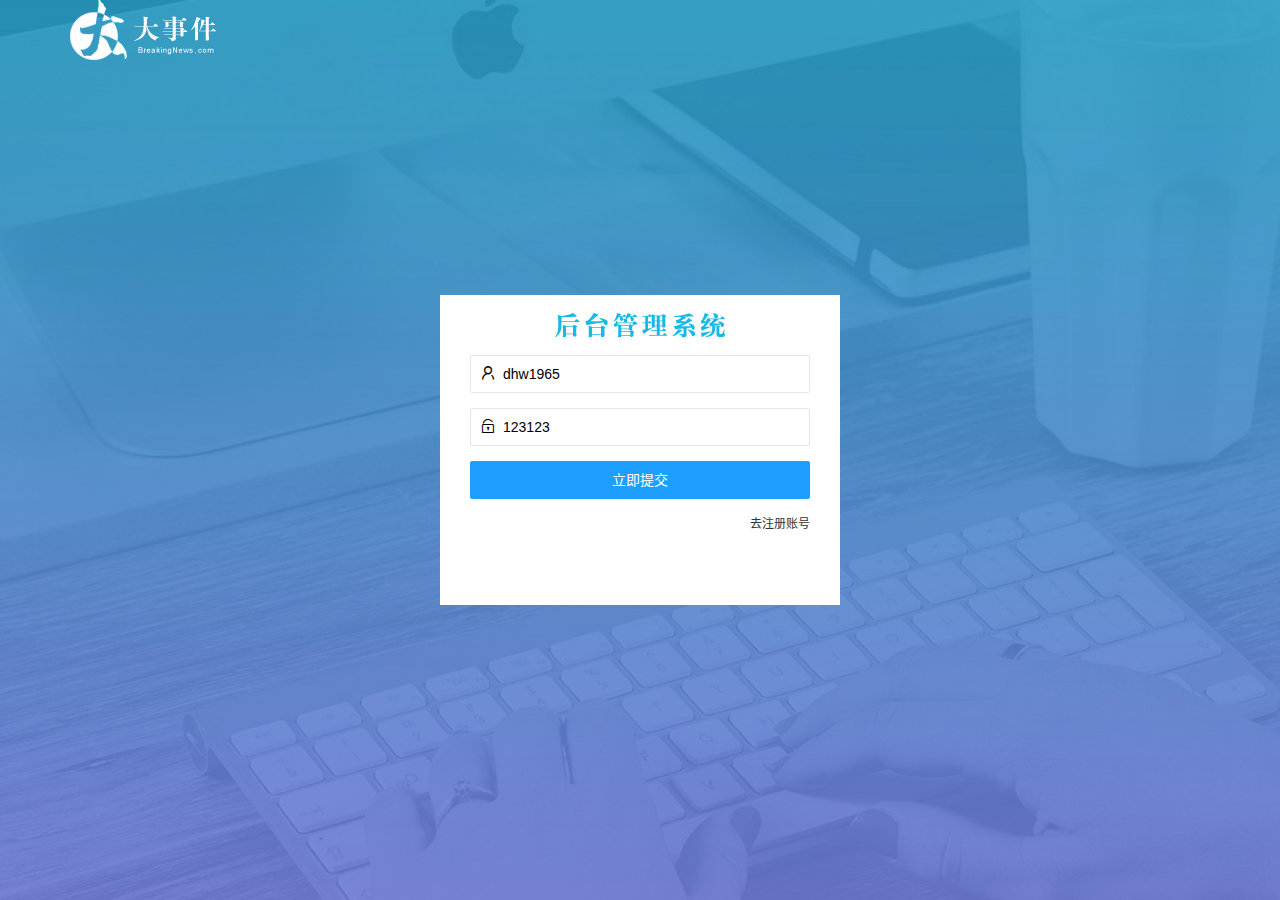
<file: login.html>
<!DOCTYPE html>
<html lang="zh-CN">

<head>
    <meta charset="UTF-8">
    <meta name="viewport" content="width=device-width, initial-scale=1.0">
    <title>大事件第三遍</title>
    <!-- 1.引入layui样式 文件 -->
    <link rel="stylesheet" href="/assets/lib/layui/css/layui.css">
    <!-- 2. 引入自己的样式文件 -->
    <link rel="stylesheet" href="/assets/css/login.css">
</head>

<body>
    <!-- 3. 插入login -->
    <div class="layui-main">
        <img src="/assets/images/logo.png" alt="">
    </div>
    <!-- 4.注册和登录区域 -->
    <div class="zuidade">
        <!-- 4.1 登录注册标题 -->
        <div class="title"></div>
        <!-- 4.2  登录区域-->
        <div class="deng-box">
            <form class="layui-form" id="form_login">
                <!-- 登录表单 -->
                <!-- 用户名 -->
                <div class="layui-form-item">
                    <i class="layui-icon layui-icon-username"></i>
                    <input value="dhw1965" type="text" name="username" required lay-verify="required" placeholder="请输入用户名"
                        autocomplete="off" class="layui-input">
                </div>
                <!-- 密码 -->
                <div class="layui-form-item">
                    <i class="layui-icon layui-icon-password"></i>
                    <input value="123123" type="text" name="password" required lay-verify="required|pwd" placeholder="请输入密码"
                        autocomplete="off" class="layui-input">
                </div>
                <!-- 登录按钮 -->
                <div class="layui-form-item">
                    <button class="layui-btn layui-btn-fluid layui-btn-normal" lay-submit>立即提交</button>
                </div>
                <!-- a -->
                <div class="layui-form-item links">
                    <a href="javascript:;" id="left_reg">去注册账号</a>
                </div>
            </form>
        </div>
        <!-- 4.3 注册区域  -->
        <div class="zhu-box" style="display: none;">
            <!-- 注册表单 -->
            <form class="layui-form" id="form_reg">
                <!-- 用户名 -->
                <div class="layui-form-item">
                    <i class="layui-icon layui-icon-username"></i>
                    <input type="text" name="username" required lay-verify="required" placeholder="请输入用户名"
                        autocomplete="off" class="layui-input">
                </div>
                <!-- 密码 -->
                <div class="layui-form-item">
                    <i class="layui-icon layui-icon-password"></i>
                    <input type="text" name="password" required lay-verify="required|pwd" placeholder="请输入密码"
                        autocomplete="off" class="layui-input">
                </div>
                <!-- 确认密码 -->
                <div class="layui-form-item">
                    <i class="layui-icon layui-icon-password"></i>
                    <input type="text" name="repassword" required lay-verify="required pwd|repwd" placeholder="再次确认密码"
                        autocomplete="off" class="layui-input">
                </div>
                <!-- 注册按钮 -->
                <div class="layui-form-item">
                    <button class="layui-btn layui-btn-fluid layui-btn-normal" lay-submit>注册</button>
                </div>
                <!-- a -->
                <div class="layui-form-item links">
                    <a href="javascript:;" id="right_login">去登录</a>
                </div>
            </form>
        </div>
    </div>
    <!-- 引入layui.all.js文件 -->
    <script src="/assets/lib/layui/layui.all.js"></script>
    <!-- 引入jquery文件 -->
    <script src="/assets/lib/jquery.js"></script>
    <!-- 引入baseAPI.js,在jQuery之后，在自己的js文件之前 -->
    <script src="/assets/js/baseAPI.js"></script>
    <!-- 引入自己的js文件 -->
    <script src="/assets/js/login.js"></script>
</body>

</html>
</file>
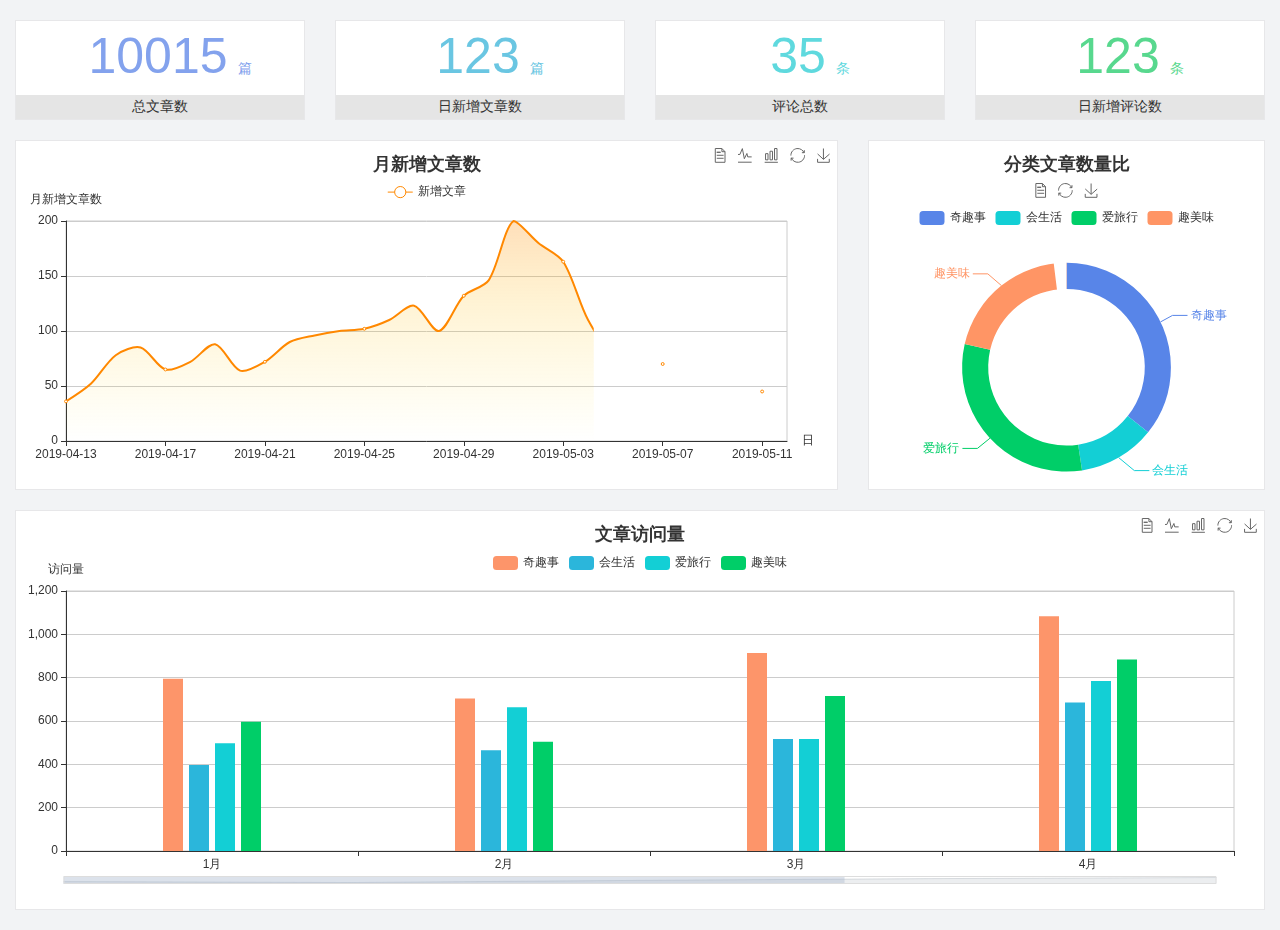
<file: home/dashboard.html>
<!DOCTYPE html>
<html lang="en">

<head>
  <meta charset="UTF-8">
  <meta name="viewport" content="width=device-width, initial-scale=1.0">
  <meta http-equiv="X-UA-Compatible" content="ie=edge">
  <title>图表统计</title>
  <link rel="stylesheet" href="../assets/lib/bootstrap.css" />
  <link rel="stylesheet" href="../assets/lib/main.css" />
  <script src="../assets/lib/jquery.js"></script>
  <script type="text/javascript" src="../assets/lib/echarts.min.js"></script>
</head>

<body>
  <div class="container-fluid">
    <div class="row spannel_list">
      <div class="col-sm-3 col-xs-6">
        <div class="spannel">
          <em>10015</em><span>篇</span>
          <b>总文章数</b>
        </div>
      </div>
      <div class="col-sm-3 col-xs-6">
        <div class="spannel scolor01">
          <em>123</em><span>篇</span>
          <b>日新增文章数</b>
        </div>
      </div>
      <div class="col-sm-3 col-xs-6">
        <div class="spannel scolor02">
          <em>35</em><span>条</span>
          <b>评论总数</b>
        </div>
      </div>
      <div class="col-sm-3 col-xs-6">
        <div class="spannel scolor03">
          <em>123</em><span>条</span>
          <b>日新增评论数</b>
        </div>
      </div>
    </div>
  </div>

  <div class="container-fluid">
    <div class="row curve-pie">
      <div class="col-lg-8 col-md-8">
        <div class="gragh_pannel" id="curve_show"></div>
      </div>
      <div class="col-lg-4 col-md-4">
        <div class="gragh_pannel" id="pie_show"></div>
      </div>
    </div>
  </div>

  <div class="container-fluid">
    <div class="column_pannel" id="column_show"></div>
  </div>

  <script>
    var oChart = echarts.init(document.getElementById('curve_show'));
    var aList_all = [
      { 'count': 36, 'date': '2019-04-13' },
      { 'count': 52, 'date': '2019-04-14' },
      { 'count': 78, 'date': '2019-04-15' },
      { 'count': 85, 'date': '2019-04-16' },
      { 'count': 65, 'date': '2019-04-17' },
      { 'count': 72, 'date': '2019-04-18' },
      { 'count': 88, 'date': '2019-04-19' },
      { 'count': 64, 'date': '2019-04-20' },
      { 'count': 72, 'date': '2019-04-21' },
      { 'count': 90, 'date': '2019-04-22' },
      { 'count': 96, 'date': '2019-04-23' },
      { 'count': 100, 'date': '2019-04-24' },
      { 'count': 102, 'date': '2019-04-25' },
      { 'count': 110, 'date': '2019-04-26' },
      { 'count': 123, 'date': '2019-04-27' },
      { 'count': 100, 'date': '2019-04-28' },
      { 'count': 132, 'date': '2019-04-29' },
      { 'count': 146, 'date': '2019-04-30' },
      { 'count': 200, 'date': '2019-05-01' },
      { 'count': 180, 'date': '2019-05-02' },
      { 'count': 163, 'date': '2019-05-03' },
      { 'count': 110, 'date': '2019-05-04' },
      { 'count': 80, 'date': '2019-05-05' },
      { 'count': 82, 'date': '2019-05-06' },
      { 'count': 70, 'date': '2019-05-07' },
      { 'count': 65, 'date': '2019-05-08' },
      { 'count': 54, 'date': '2019-05-09' },
      { 'count': 40, 'date': '2019-05-10' },
      { 'count': 45, 'date': '2019-05-11' },
      { 'count': 38, 'date': '2019-05-12' },
    ];

    let aCount = [];
    let aDate = [];

    for (var i = 0; i < aList_all.length; i++) {
      aCount.push(aList_all[i].count);
      aDate.push(aList_all[i].date);
    }

    var chartopt = {
      title: {
        text: '月新增文章数',
        left: 'center',
        top: '10'
      },
      tooltip: {
        trigger: 'axis'
      },
      legend: {
        data: ['新增文章'],
        top: '40'
      },
      toolbox: {
        show: true,
        feature: {
          mark: { show: true },
          dataView: { show: true, readOnly: false },
          magicType: { show: true, type: ['line', 'bar'] },
          restore: { show: true },
          saveAsImage: { show: true }
        }
      },
      calculable: true,
      xAxis: [
        {
          name: '日',
          type: 'category',
          boundaryGap: false,
          data: aDate
        }
      ],
      yAxis: [
        {
          name: '月新增文章数',
          type: 'value'
        }
      ],
      series: [
        {
          name: '新增文章',
          type: 'line',
          smooth: true,
          itemStyle: { normal: { areaStyle: { type: 'default' }, color: '#f80' }, lineStyle: { color: '#f80' } },
          data: aCount
        }],
      areaStyle: {
        normal: {
          color: new echarts.graphic.LinearGradient(0, 0, 0, 1, [{
            offset: 0,
            color: 'rgba(255,136,0,0.39)'
          }, {
            offset: .34,
            color: 'rgba(255,180,0,0.25)'
          }, {
            offset: 1,
            color: 'rgba(255,222,0,0.00)'
          }])

        }
      },
      grid: {
        show: true,
        x: 50,
        x2: 50,
        y: 80,
        height: 220
      }
    };

    oChart.setOption(chartopt);


    var oPie = echarts.init(document.getElementById('pie_show'));
    var oPieopt =
    {
      title: {
        top: 10,
        text: '分类文章数量比',
        x: 'center'
      },
      tooltip: {
        trigger: 'item',
        formatter: "{a} <br/>{b} : {c} ({d}%)"
      },
      color: ['#5885e8', '#13cfd5', '#00ce68', '#ff9565'],
      legend: {
        x: 'center',
        top: 65,
        data: ['奇趣事', '会生活', '爱旅行', '趣美味']
      },
      toolbox: {
        show: true,
        x: 'center',
        top: 35,
        feature: {
          mark: { show: true },
          dataView: { show: true, readOnly: false },
          magicType: {
            show: true,
            type: ['pie', 'funnel'],
            option: {
              funnel: {
                x: '25%',
                width: '50%',
                funnelAlign: 'left',
                max: 1548
              }
            }
          },
          restore: { show: true },
          saveAsImage: { show: true }
        }
      },
      calculable: true,
      series: [
        {
          name: '访问来源',
          type: 'pie',
          radius: ['45%', '60%'],
          center: ['50%', '65%'],
          data: [
            { value: 300, name: '奇趣事' },
            { value: 100, name: '会生活' },
            { value: 260, name: '爱旅行' },
            { value: 180, name: '趣美味' }
          ]
        }
      ]
    };
    oPie.setOption(oPieopt);



    var oColumn = this.echarts.init(document.getElementById('column_show'));
    var oColumnopt =
    {
      title: {
        text: '文章访问量',
        left: 'center',
        top: '10'
      },
      tooltip: {
        trigger: 'axis'
      },
      legend: {
        data: ['奇趣事', '会生活', '爱旅行', '趣美味'],
        top: '40'
      },
      toolbox: {
        show: true,
        feature: {
          mark: { show: true },
          dataView: { show: true, readOnly: false },
          magicType: { show: true, type: ['line', 'bar'] },
          restore: { show: true },
          saveAsImage: { show: true }
        }
      },
      calculable: true,
      xAxis: [
        {
          type: 'category',
          data: ['1月', '2月', '3月', '4月', '5月']
        }
      ],
      yAxis: [
        {
          name: '访问量',
          type: 'value'
        }
      ],
      series: [
        {
          name: '奇趣事',
          type: 'bar',
          barWidth: 20,
          itemStyle: {
            normal: { areaStyle: { type: 'default' }, color: '#fd956a' }
          },
          data: [800, 708, 920, 1090, 1200]
        },
        {
          name: '会生活',
          type: 'bar',
          barWidth: 20,
          itemStyle: {
            normal: { areaStyle: { type: 'default' }, color: '#2bb6db' }
          },
          data: [400, 468, 520, 690, 800]
        },
        {
          name: '爱旅行',
          type: 'bar',
          barWidth: 20,
          itemStyle: {
            normal: { areaStyle: { type: 'default' }, color: '#13cfd5' }
          },
          data: [500, 668, 520, 790, 900]
        },
        {
          name: '趣美味',
          type: 'bar',
          barWidth: 20,
          itemStyle: {
            normal: { areaStyle: { type: 'default' }, color: '#00ce68' }
          },
          data: [600, 508, 720, 890, 1000]
        }
      ],
      grid: {
        show: true,
        x: 50,
        x2: 30,
        y: 80,
        height: 260
      },
      dataZoom: [//给x轴设置滚动条
        {
          start: 0,//默认为0
          end: 100 - 1000 / 31,//默认为100
          type: 'slider',
          show: true,
          xAxisIndex: [0],
          handleSize: 0,//滑动条的 左右2个滑动条的大小
          height: 8,//组件高度
          left: 45, //左边的距离
          right: 50,//右边的距离
          bottom: 26,//右边的距离
          handleColor: '#ddd',//h滑动图标的颜色
          handleStyle: {
            borderColor: "#cacaca",
            borderWidth: "1",
            shadowBlur: 2,
            background: "#ddd",
            shadowColor: "#ddd",
          }
        }]
    };
    oColumn.setOption(oColumnopt);
  </script>
</body>

</html>
</file>
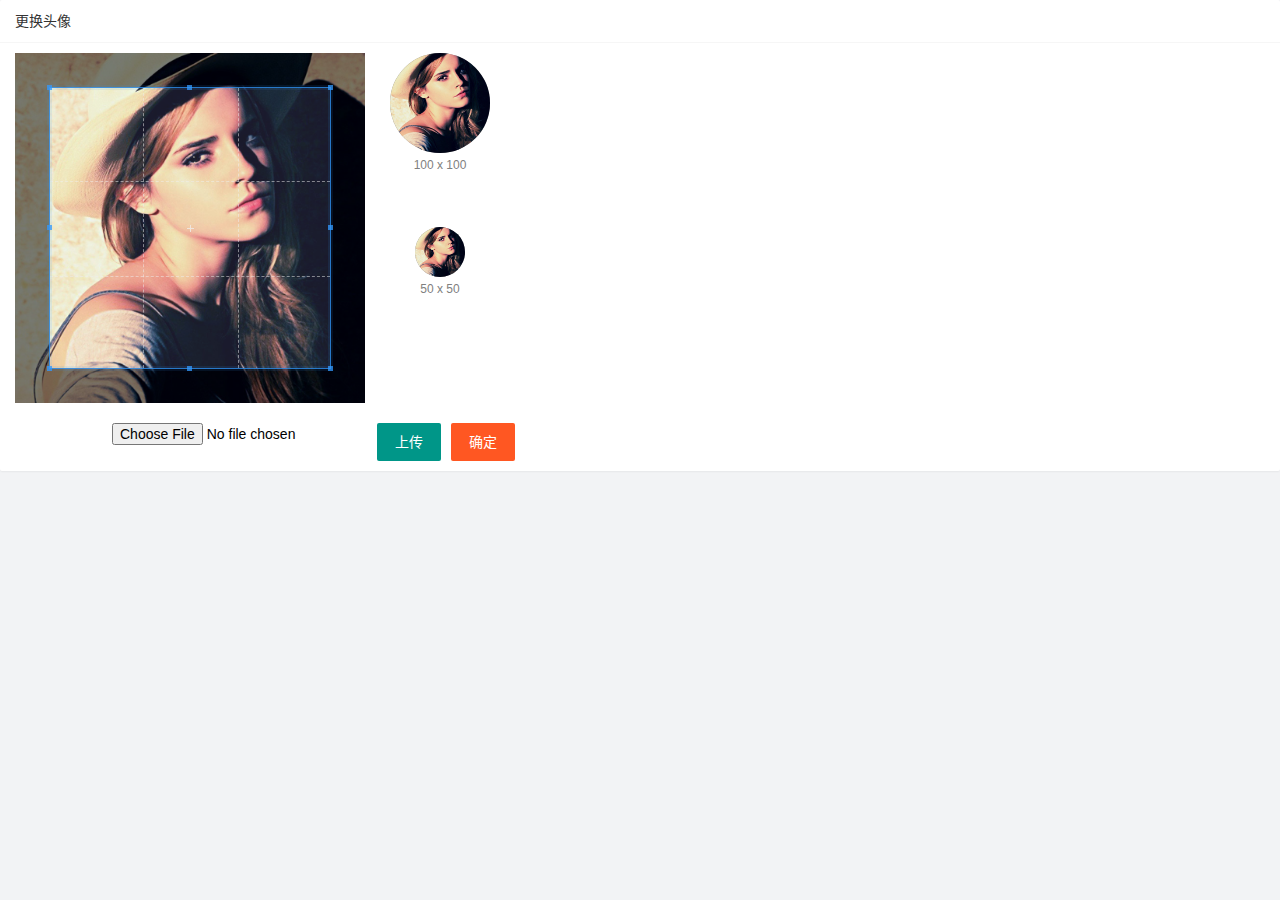
<file: user/user_avatar.html>
<!DOCTYPE html>
<html lang="zh-CN">

<head>
    <meta charset="UTF-8">
    <meta name="viewport" content="width=device-width, initial-scale=1.0">
    <title>Document</title>
    <!-- 引入layui样式 -->
    <link rel="stylesheet" href="/assets/lib/layui/css/layui.css">
    <!-- 引入自己的css文件 -->
    <link rel="stylesheet" href="/assets/css/user/user_avatar.css">
    <!-- 引入cropper.css` 样式表： -->
    <link rel="stylesheet" href="/assets/lib/cropper/cropper.css" />
</head>

<body>
    <div class="layui-card">
        <div class="layui-card-header">更换头像</div>
        <div class="layui-card-body">
            <!-- 第一行的图片裁剪和预览区域 -->
            <div class="row1">
                <!-- 图片裁剪区域 -->
                <div class="cropper-box">
                    <!-- 这个 img 标签很重要，将来会把它初始化为裁剪区域 -->
                    <img id="image" src="/assets/images/sample.jpg" />
                </div>
                <!-- 图片的预览区域 -->
                <div class="preview-box">
                    <div>
                        <!-- 宽高为 100px 的预览区域 -->
                        <div class="img-preview w100"></div>
                        <p class="size">100 x 100</p>
                    </div>
                    <div>
                        <!-- 宽高为 50px 的预览区域 -->
                        <div class="img-preview w50"></div>
                        <p class="size">50 x 50</p>
                    </div>
                </div>
            </div>

            <!-- 第二行的按钮区域 -->
            <div class="row2">
                <!-- accept选择文件类型 -->
                <input type="file" id="file" accept="image/png,image/jpeg">
                <button id="btnChooseImage" type="button" class="layui-btn">上传</button>
                <button id="btnUpload" type="button" class="layui-btn layui-btn-danger">确定</button>
            </div>
        </div>
    </div>

    <script src="/assets/lib/layui/layui.all.js"></script>
    <!-- 2.引入 jquer  -->
    <script src="/assets/lib/jquery.js"></script>
    <script src="/assets/lib/cropper/Cropper.js"></script>
    <script src="/assets/lib/cropper/jquery-cropper.js"></script>
    <!-- 3.引入 baseAPI -->
    <script src="/assets/js/baseAPI.js"></script>
    <!-- 4.引入自己的对应的js -->
    <script src="/assets/js/user/user_avatar.js"></script>
</body>

</html>
</file>
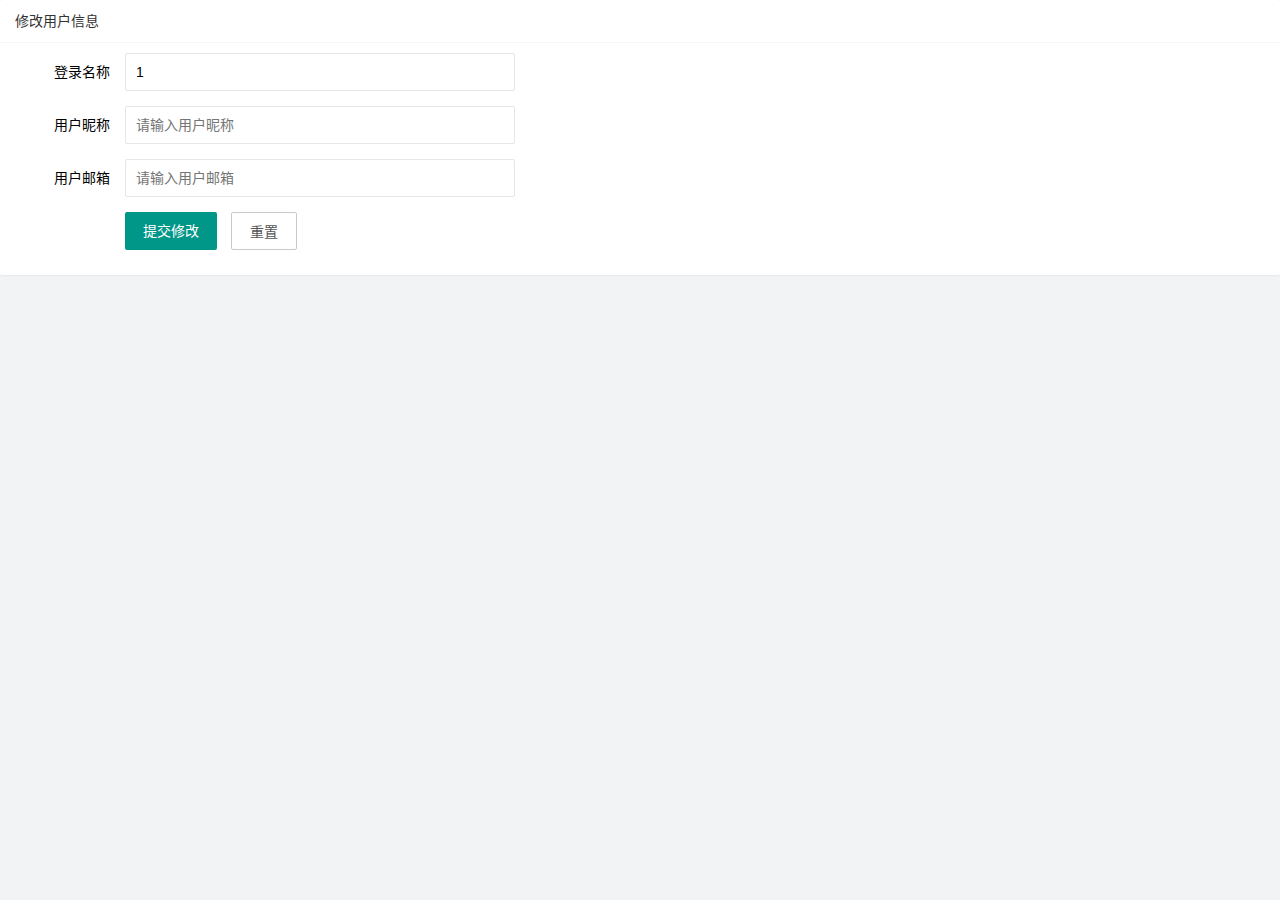
<file: user/user_info.html>
<!DOCTYPE html>
<html lang="zh-CN">

<head>
    <meta charset="UTF-8">
    <meta name="viewport" content="width=device-width, initial-scale=1.0">
    <title>Document</title>
    <!-- 引入layui样式 -->
    <link rel="stylesheet" href="/assets/lib/layui/css/layui.css">
    <!-- 引入自己的css文件 -->
    <link rel="stylesheet" href="/assets/css/user/user_info.css">
</head>

<body>
    <!-- 卡片区域 -->
    <div class="layui-card">
        <div class="layui-card-header">修改用户信息</div>
        <div class="layui-card-body">
            <!-- form表单 -->
            <form class="layui-form" lay-filter="formUserInfo">
                <!-- 隐藏域保存id -->
                <input type="hidden" name="id">
                <!-- 用户名 -->
                <div class="layui-form-item">
                    <label class="layui-form-label">登录名称</label>
                    <div class="layui-input-block">
                        <input value="1" type="text" name="username" required lay-verify="required"
                            placeholder="请输入登录名称" autocomplete="off" class="layui-input">
                    </div>
                </div>
                <!-- 昵称 -->
                <div class="layui-form-item">
                    <label class="layui-form-label">用户昵称</label>
                    <div class="layui-input-block">
                        <input type="text" name="nickname" required lay-verify="required|nickname" placeholder="请输入用户昵称"
                            autocomplete="off" class="layui-input">
                    </div>
                </div>
                <!-- 邮箱 -->
                <div class="layui-form-item">
                    <label class="layui-form-label">用户邮箱</label>
                    <div class="layui-input-block">
                        <input type="text" name="email" required lay-verify="required|email" placeholder="请输入用户邮箱"
                            autocomplete="off" class="layui-input">
                    </div>
                </div>
                <!-- 按钮 -->
                <div class="layui-form-item">
                    <div class="layui-input-block">
                        <button class="layui-btn" lay-submit lay-filter="formDemo">提交修改</button>
                        <button id="btnReset" type="reset" class="layui-btn layui-btn-primary">重置</button>
                    </div>
                </div>
            </form>
        </div>
    </div>

    <!-- 1.引入 layui.all.js -->
    <script src="/assets/lib/layui/layui.all.js"></script>
    <!-- 2.引入jquery -->
    <script src="/assets/lib/jquery.js"></script>
    <!-- 3.引入baseAPI -->
    <script src="/assets/js/baseAPI.js"></script>
    <!-- 4.引入本页面对应的js -->
    <script src="/assets/js/user/user_info.js"></script>
</body>

</html>
</file>
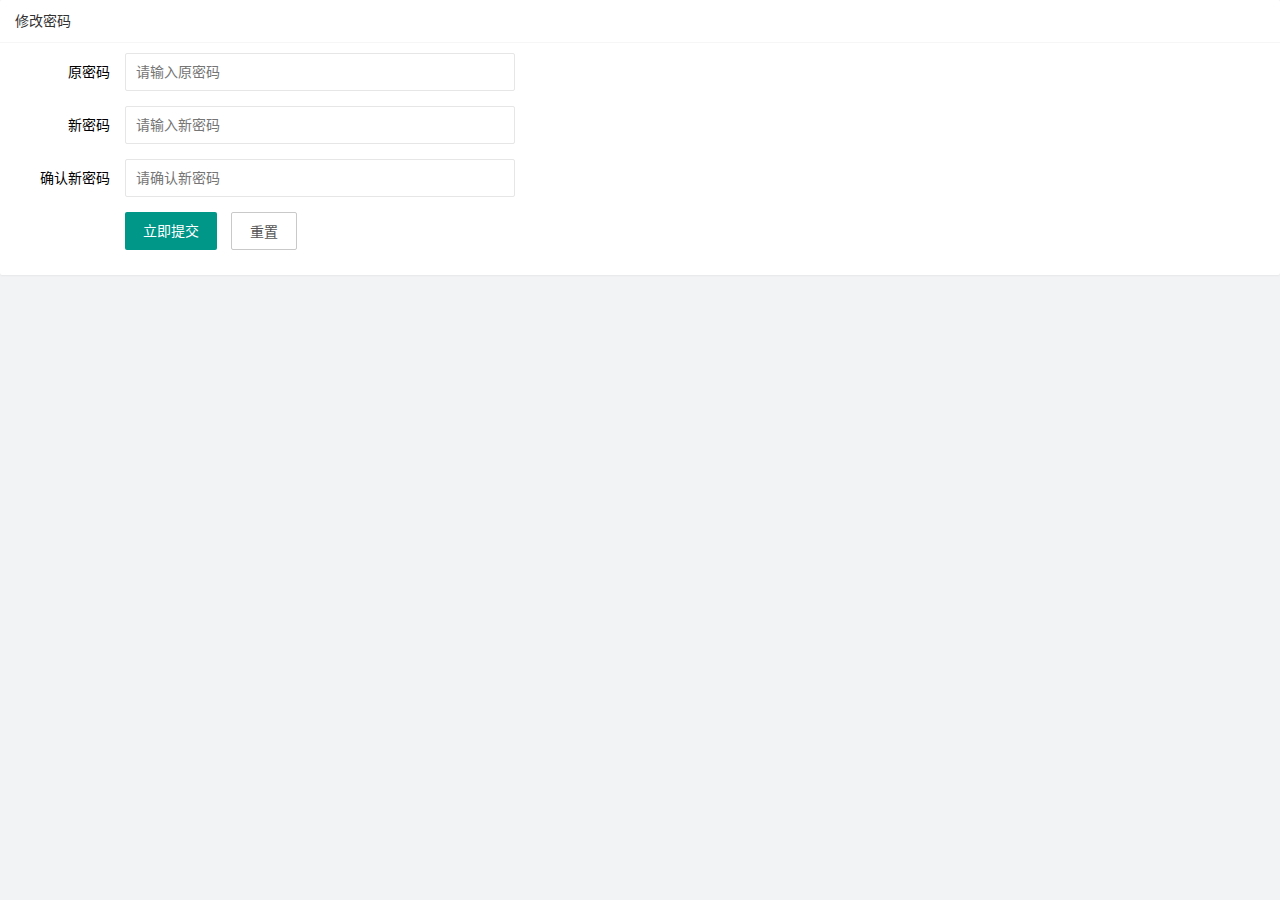
<file: user/user_pwd.html>
<!DOCTYPE html>
<html lang="zh-CN">
<head>
    <meta charset="UTF-8">
    <meta name="viewport" content="width=device-width, initial-scale=1.0">
    <title>Document</title>
    <!-- 引入layui的样式 -->
    <link rel="stylesheet" href="/assets/lib/layui/css/layui.css">
    <!-- 引入自己的样式 -->
    <link rel="stylesheet" href="/assets/css/user/user_pwd.css">
</head>
<body>
    <!-- 卡片区域 -->
    <div class="layui-card">
        <div class="layui-card-header">修改密码</div>
        <div class="layui-card-body">
         <!-- form表单 -->
         <form class="layui-form" action="">
             <!-- 1.原密码 -->
            <div class="layui-form-item">
              <label class="layui-form-label">原密码</label>
              <div class="layui-input-block">
                <input type="text" name="oldPwd" required  lay-verify="required|pwd" placeholder="请输入原密码" autocomplete="off" class="layui-input">
              </div>
            </div>
              <!-- 2.新密码 -->
              <div class="layui-form-item">
                <label class="layui-form-label">新密码</label>
                <div class="layui-input-block">
                  <input type="text" name="newPwd" required  lay-verify="required|pwd|samePwd" placeholder="请输入新密码" autocomplete="off" class="layui-input">
                </div>
              </div>
                <!-- 3.确认新密码 -->
            <div class="layui-form-item">
                <label class="layui-form-label">确认新密码</label>
                <div class="layui-input-block">
                  <input type="text" name="rePwd" required  lay-verify="required|pwd|rePwd" placeholder="请确认新密码" autocomplete="off" class="layui-input">
                </div>
              </div>
              <!-- 按钮 -->
              <div class="layui-form-item">
                <div class="layui-input-block">
                  <button class="layui-btn" lay-submit lay-filter="formDemo">立即提交</button>
                  <button type="reset" class="layui-btn layui-btn-primary">重置</button>
                </div>
              </div>
        </form>
        </div>
      </div>

      <script src="/assets/lib/layui/layui.all.js"></script>
      <!-- 2.引入 jquer  -->
      <script src="/assets/lib/jquery.js"></script>
      <!-- 3.引入 baseAPI -->
      <script src="/assets/js/baseAPI.js"></script>
      <!-- 4.引入自己的对应的js -->
      <script src="/assets/js/user/user_pwd.js"></script>
</body>
</html>
</file>
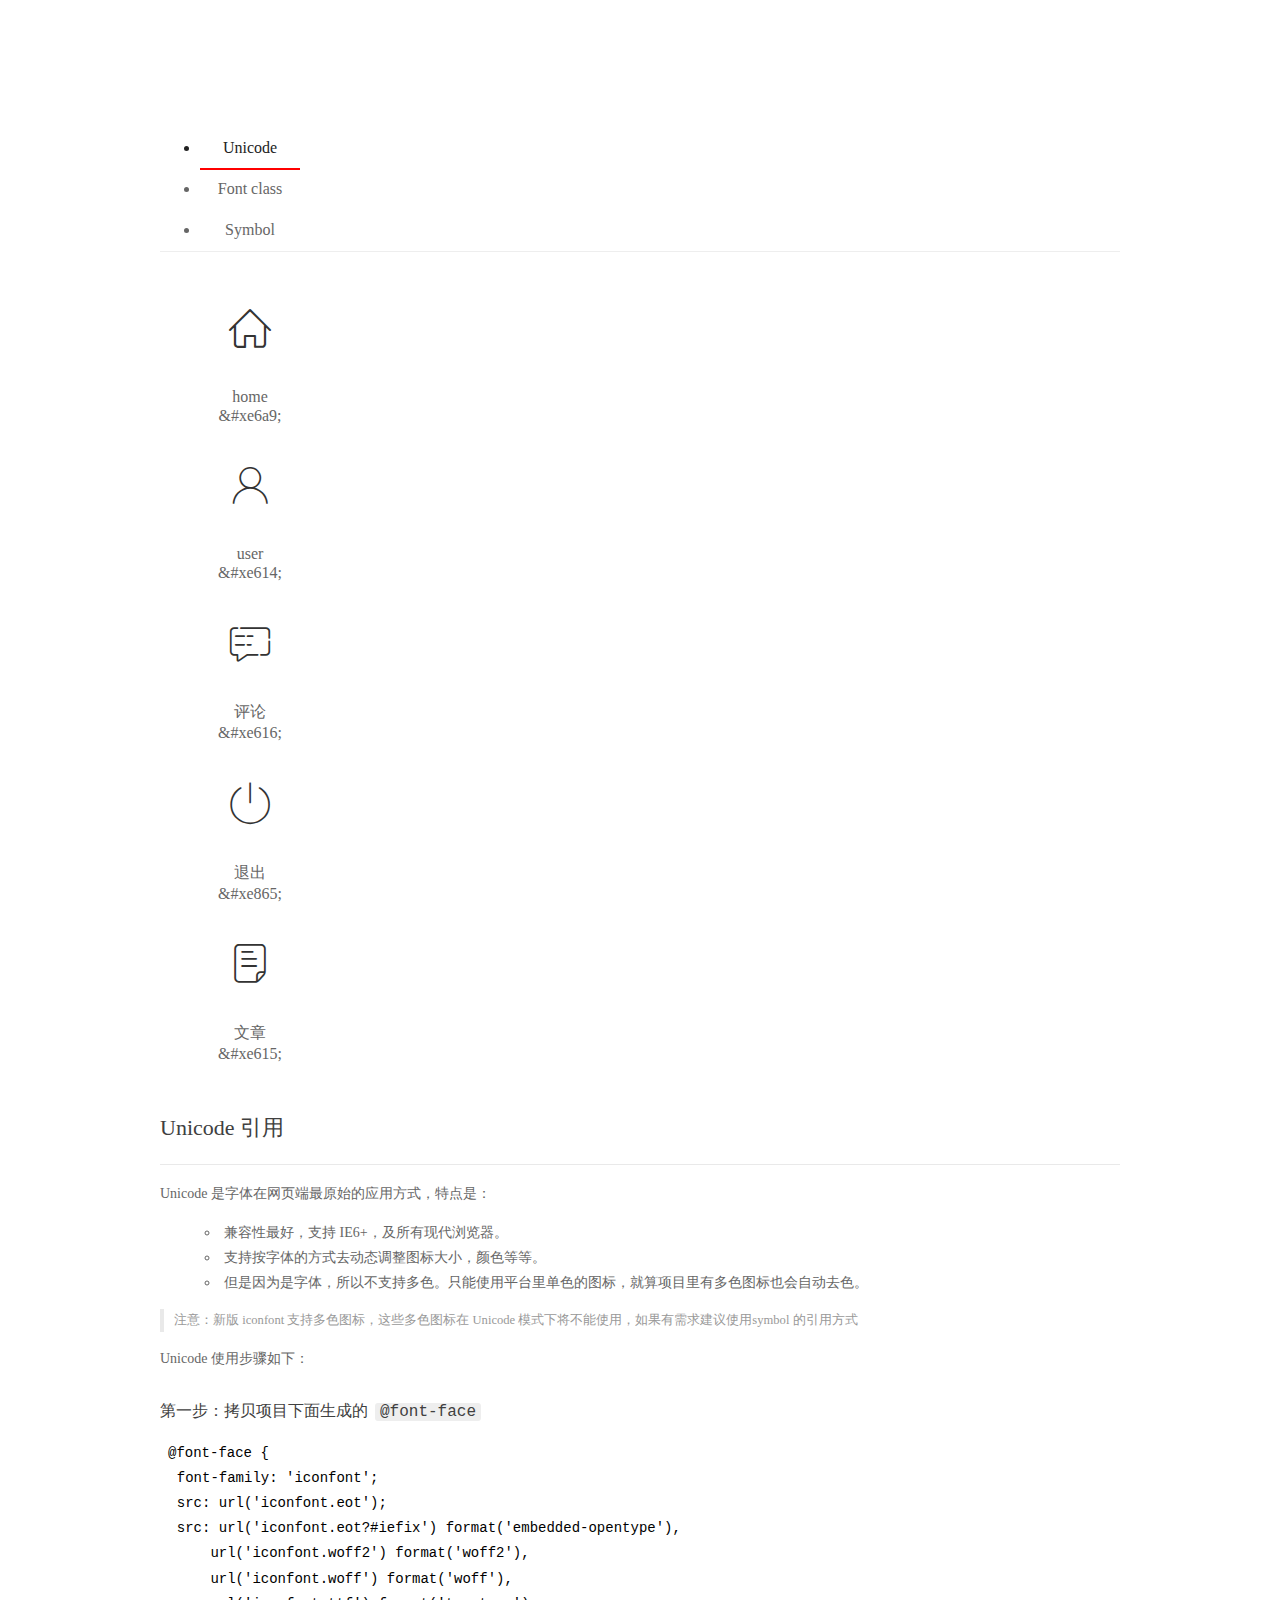
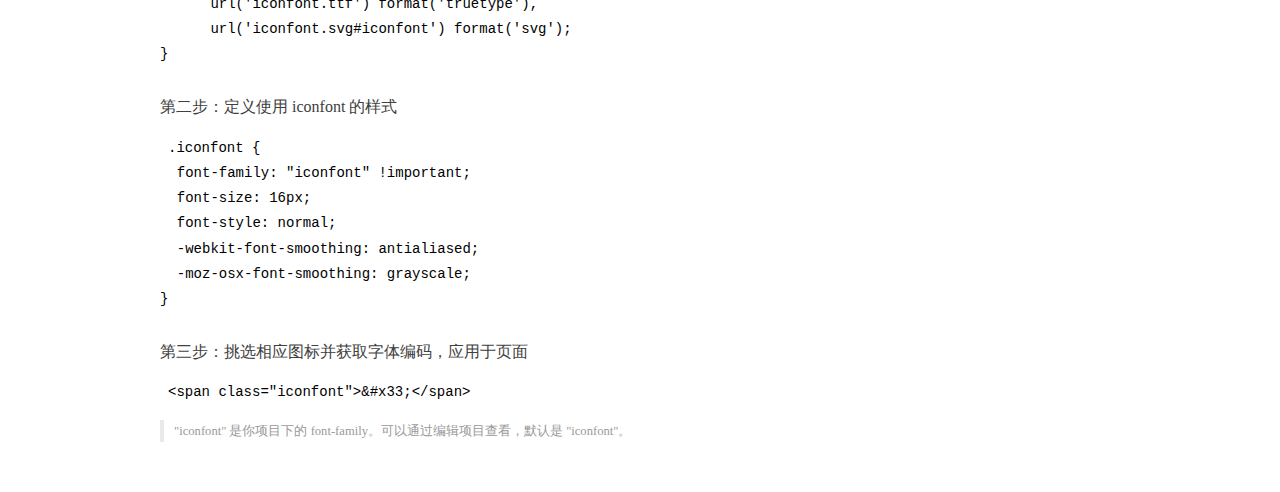
<file: assets/fonts/demo_index.html>
<!DOCTYPE html>
<html>
<head>
  <meta charset="utf-8"/>
  <title>IconFont Demo</title>
  <link rel="shortcut icon" href="https://gtms04.alicdn.com/tps/i4/TB1_oz6GVXXXXaFXpXXJDFnIXXX-64-64.ico" type="image/x-icon"/>
  <link rel="stylesheet" href="https://g.alicdn.com/thx/cube/1.3.2/cube.min.css">
  <link rel="stylesheet" href="demo.css">
  <link rel="stylesheet" href="iconfont.css">
  <script src="iconfont.js"></script>
  <!-- jQuery -->
  <script src="https://a1.alicdn.com/oss/uploads/2018/12/26/7bfddb60-08e8-11e9-9b04-53e73bb6408b.js"></script>
  <!-- 代码高亮 -->
  <script src="https://a1.alicdn.com/oss/uploads/2018/12/26/a3f714d0-08e6-11e9-8a15-ebf944d7534c.js"></script>
</head>
<body>
  <div class="main">
    <h1 class="logo"><a href="https://www.iconfont.cn/" title="iconfont 首页" target="_blank">&#xe86b;</a></h1>
    <div class="nav-tabs">
      <ul id="tabs" class="dib-box">
        <li class="dib active"><span>Unicode</span></li>
        <li class="dib"><span>Font class</span></li>
        <li class="dib"><span>Symbol</span></li>
      </ul>
      
    </div>
    <div class="tab-container">
      <div class="content unicode" style="display: block;">
          <ul class="icon_lists dib-box">
          
            <li class="dib">
              <span class="icon iconfont">&#xe6a9;</span>
                <div class="name">home</div>
                <div class="code-name">&amp;#xe6a9;</div>
              </li>
          
            <li class="dib">
              <span class="icon iconfont">&#xe614;</span>
                <div class="name">user</div>
                <div class="code-name">&amp;#xe614;</div>
              </li>
          
            <li class="dib">
              <span class="icon iconfont">&#xe616;</span>
                <div class="name">评论</div>
                <div class="code-name">&amp;#xe616;</div>
              </li>
          
            <li class="dib">
              <span class="icon iconfont">&#xe865;</span>
                <div class="name">退出</div>
                <div class="code-name">&amp;#xe865;</div>
              </li>
          
            <li class="dib">
              <span class="icon iconfont">&#xe615;</span>
                <div class="name">文章</div>
                <div class="code-name">&amp;#xe615;</div>
              </li>
          
          </ul>
          <div class="article markdown">
          <h2 id="unicode-">Unicode 引用</h2>
          <hr>

          <p>Unicode 是字体在网页端最原始的应用方式，特点是：</p>
          <ul>
            <li>兼容性最好，支持 IE6+，及所有现代浏览器。</li>
            <li>支持按字体的方式去动态调整图标大小，颜色等等。</li>
            <li>但是因为是字体，所以不支持多色。只能使用平台里单色的图标，就算项目里有多色图标也会自动去色。</li>
          </ul>
          <blockquote>
            <p>注意：新版 iconfont 支持多色图标，这些多色图标在 Unicode 模式下将不能使用，如果有需求建议使用symbol 的引用方式</p>
          </blockquote>
          <p>Unicode 使用步骤如下：</p>
          <h3 id="-font-face">第一步：拷贝项目下面生成的 <code>@font-face</code></h3>
<pre><code class="language-css"
>@font-face {
  font-family: 'iconfont';
  src: url('iconfont.eot');
  src: url('iconfont.eot?#iefix') format('embedded-opentype'),
      url('iconfont.woff2') format('woff2'),
      url('iconfont.woff') format('woff'),
      url('iconfont.ttf') format('truetype'),
      url('iconfont.svg#iconfont') format('svg');
}
</code></pre>
          <h3 id="-iconfont-">第二步：定义使用 iconfont 的样式</h3>
<pre><code class="language-css"
>.iconfont {
  font-family: "iconfont" !important;
  font-size: 16px;
  font-style: normal;
  -webkit-font-smoothing: antialiased;
  -moz-osx-font-smoothing: grayscale;
}
</code></pre>
          <h3 id="-">第三步：挑选相应图标并获取字体编码，应用于页面</h3>
<pre>
<code class="language-html"
>&lt;span class="iconfont"&gt;&amp;#x33;&lt;/span&gt;
</code></pre>
          <blockquote>
            <p>"iconfont" 是你项目下的 font-family。可以通过编辑项目查看，默认是 "iconfont"。</p>
          </blockquote>
          </div>
      </div>
      <div class="content font-class">
        <ul class="icon_lists dib-box">
          
          <li class="dib">
            <span class="icon iconfont icon-home"></span>
            <div class="name">
              home
            </div>
            <div class="code-name">.icon-home
            </div>
          </li>
          
          <li class="dib">
            <span class="icon iconfont icon-user"></span>
            <div class="name">
              user
            </div>
            <div class="code-name">.icon-user
            </div>
          </li>
          
          <li class="dib">
            <span class="icon iconfont icon-pinglun"></span>
            <div class="name">
              评论
            </div>
            <div class="code-name">.icon-pinglun
            </div>
          </li>
          
          <li class="dib">
            <span class="icon iconfont icon-tuichu"></span>
            <div class="name">
              退出
            </div>
            <div class="code-name">.icon-tuichu
            </div>
          </li>
          
          <li class="dib">
            <span class="icon iconfont icon-16"></span>
            <div class="name">
              文章
            </div>
            <div class="code-name">.icon-16
            </div>
          </li>
          
        </ul>
        <div class="article markdown">
        <h2 id="font-class-">font-class 引用</h2>
        <hr>

        <p>font-class 是 Unicode 使用方式的一种变种，主要是解决 Unicode 书写不直观，语意不明确的问题。</p>
        <p>与 Unicode 使用方式相比，具有如下特点：</p>
        <ul>
          <li>兼容性良好，支持 IE8+，及所有现代浏览器。</li>
          <li>相比于 Unicode 语意明确，书写更直观。可以很容易分辨这个 icon 是什么。</li>
          <li>因为使用 class 来定义图标，所以当要替换图标时，只需要修改 class 里面的 Unicode 引用。</li>
          <li>不过因为本质上还是使用的字体，所以多色图标还是不支持的。</li>
        </ul>
        <p>使用步骤如下：</p>
        <h3 id="-fontclass-">第一步：引入项目下面生成的 fontclass 代码：</h3>
<pre><code class="language-html">&lt;link rel="stylesheet" href="./iconfont.css"&gt;
</code></pre>
        <h3 id="-">第二步：挑选相应图标并获取类名，应用于页面：</h3>
<pre><code class="language-html">&lt;span class="iconfont icon-xxx"&gt;&lt;/span&gt;
</code></pre>
        <blockquote>
          <p>"
            iconfont" 是你项目下的 font-family。可以通过编辑项目查看，默认是 "iconfont"。</p>
        </blockquote>
      </div>
      </div>
      <div class="content symbol">
          <ul class="icon_lists dib-box">
          
            <li class="dib">
                <svg class="icon svg-icon" aria-hidden="true">
                  <use xlink:href="#icon-home"></use>
                </svg>
                <div class="name">home</div>
                <div class="code-name">#icon-home</div>
            </li>
          
            <li class="dib">
                <svg class="icon svg-icon" aria-hidden="true">
                  <use xlink:href="#icon-user"></use>
                </svg>
                <div class="name">user</div>
                <div class="code-name">#icon-user</div>
            </li>
          
            <li class="dib">
                <svg class="icon svg-icon" aria-hidden="true">
                  <use xlink:href="#icon-pinglun"></use>
                </svg>
                <div class="name">评论</div>
                <div class="code-name">#icon-pinglun</div>
            </li>
          
            <li class="dib">
                <svg class="icon svg-icon" aria-hidden="true">
                  <use xlink:href="#icon-tuichu"></use>
                </svg>
                <div class="name">退出</div>
                <div class="code-name">#icon-tuichu</div>
            </li>
          
            <li class="dib">
                <svg class="icon svg-icon" aria-hidden="true">
                  <use xlink:href="#icon-16"></use>
                </svg>
                <div class="name">文章</div>
                <div class="code-name">#icon-16</div>
            </li>
          
          </ul>
          <div class="article markdown">
          <h2 id="symbol-">Symbol 引用</h2>
          <hr>

          <p>这是一种全新的使用方式，应该说这才是未来的主流，也是平台目前推荐的用法。相关介绍可以参考这篇<a href="">文章</a>
            这种用法其实是做了一个 SVG 的集合，与另外两种相比具有如下特点：</p>
          <ul>
            <li>支持多色图标了，不再受单色限制。</li>
            <li>通过一些技巧，支持像字体那样，通过 <code>font-size</code>, <code>color</code> 来调整样式。</li>
            <li>兼容性较差，支持 IE9+，及现代浏览器。</li>
            <li>浏览器渲染 SVG 的性能一般，还不如 png。</li>
          </ul>
          <p>使用步骤如下：</p>
          <h3 id="-symbol-">第一步：引入项目下面生成的 symbol 代码：</h3>
<pre><code class="language-html">&lt;script src="./iconfont.js"&gt;&lt;/script&gt;
</code></pre>
          <h3 id="-css-">第二步：加入通用 CSS 代码（引入一次就行）：</h3>
<pre><code class="language-html">&lt;style&gt;
.icon {
  width: 1em;
  height: 1em;
  vertical-align: -0.15em;
  fill: currentColor;
  overflow: hidden;
}
&lt;/style&gt;
</code></pre>
          <h3 id="-">第三步：挑选相应图标并获取类名，应用于页面：</h3>
<pre><code class="language-html">&lt;svg class="icon" aria-hidden="true"&gt;
  &lt;use xlink:href="#icon-xxx"&gt;&lt;/use&gt;
&lt;/svg&gt;
</code></pre>
          </div>
      </div>

    </div>
  </div>
  <script>
  $(document).ready(function () {
      $('.tab-container .content:first').show()

      $('#tabs li').click(function (e) {
        var tabContent = $('.tab-container .content')
        var index = $(this).index()

        if ($(this).hasClass('active')) {
          return
        } else {
          $('#tabs li').removeClass('active')
          $(this).addClass('active')

          tabContent.hide().eq(index).fadeIn()
        }
      })
    })
  </script>
</body>
</html>
</file>
<file: assets/lib/layui/css/layui.css>
/** layui-v2.5.5 MIT License By https://www.layui.com */
 .layui-inline,img{display:inline-block;vertical-align:middle}h1,h2,h3,h4,h5,h6{font-weight:400}.layui-edge,.layui-header,.layui-inline,.layui-main{position:relative}.layui-body,.layui-edge,.layui-elip{overflow:hidden}.layui-btn,.layui-edge,.layui-inline,img{vertical-align:middle}.layui-btn,.layui-disabled,.layui-icon,.layui-unselect{-moz-user-select:none;-webkit-user-select:none;-ms-user-select:none}.layui-elip,.layui-form-checkbox span,.layui-form-pane .layui-form-label{text-overflow:ellipsis;white-space:nowrap}.layui-breadcrumb,.layui-tree-btnGroup{visibility:hidden}blockquote,body,button,dd,div,dl,dt,form,h1,h2,h3,h4,h5,h6,input,li,ol,p,pre,td,textarea,th,ul{margin:0;padding:0;-webkit-tap-highlight-color:rgba(0,0,0,0)}a:active,a:hover{outline:0}img{border:none}li{list-style:none}table{border-collapse:collapse;border-spacing:0}h4,h5,h6{font-size:100%}button,input,optgroup,option,select,textarea{font-family:inherit;font-size:inherit;font-style:inherit;font-weight:inherit;outline:0}pre{white-space:pre-wrap;white-space:-moz-pre-wrap;white-space:-pre-wrap;white-space:-o-pre-wrap;word-wrap:break-word}body{line-height:24px;font:14px Helvetica Neue,Helvetica,PingFang SC,Tahoma,Arial,sans-serif}hr{height:1px;margin:10px 0;border:0;clear:both}a{color:#333;text-decoration:none}a:hover{color:#777}a cite{font-style:normal;*cursor:pointer}.layui-border-box,.layui-border-box *{box-sizing:border-box}.layui-box,.layui-box *{box-sizing:content-box}.layui-clear{clear:both;*zoom:1}.layui-clear:after{content:'\20';clear:both;*zoom:1;display:block;height:0}.layui-inline{*display:inline;*zoom:1}.layui-edge{display:inline-block;width:0;height:0;border-width:6px;border-style:dashed;border-color:transparent}.layui-edge-top{top:-4px;border-bottom-color:#999;border-bottom-style:solid}.layui-edge-right{border-left-color:#999;border-left-style:solid}.layui-edge-bottom{top:2px;border-top-color:#999;border-top-style:solid}.layui-edge-left{border-right-color:#999;border-right-style:solid}.layui-disabled,.layui-disabled:hover{color:#d2d2d2!important;cursor:not-allowed!important}.layui-circle{border-radius:100%}.layui-show{display:block!important}.layui-hide{display:none!important}@font-face{font-family:layui-icon;src:url(../font/iconfont.eot?v=250);src:url(../font/iconfont.eot?v=250#iefix) format('embedded-opentype'),url(../font/iconfont.woff2?v=250) format('woff2'),url(../font/iconfont.woff?v=250) format('woff'),url(../font/iconfont.ttf?v=250) format('truetype'),url(../font/iconfont.svg?v=250#layui-icon) format('svg')}.layui-icon{font-family:layui-icon!important;font-size:16px;font-style:normal;-webkit-font-smoothing:antialiased;-moz-osx-font-smoothing:grayscale}.layui-icon-reply-fill:before{content:"\e611"}.layui-icon-set-fill:before{content:"\e614"}.layui-icon-menu-fill:before{content:"\e60f"}.layui-icon-search:before{content:"\e615"}.layui-icon-share:before{content:"\e641"}.layui-icon-set-sm:before{content:"\e620"}.layui-icon-engine:before{content:"\e628"}.layui-icon-close:before{content:"\1006"}.layui-icon-close-fill:before{content:"\1007"}.layui-icon-chart-screen:before{content:"\e629"}.layui-icon-star:before{content:"\e600"}.layui-icon-circle-dot:before{content:"\e617"}.layui-icon-chat:before{content:"\e606"}.layui-icon-release:before{content:"\e609"}.layui-icon-list:before{content:"\e60a"}.layui-icon-chart:before{content:"\e62c"}.layui-icon-ok-circle:before{content:"\1005"}.layui-icon-layim-theme:before{content:"\e61b"}.layui-icon-table:before{content:"\e62d"}.layui-icon-right:before{content:"\e602"}.layui-icon-left:before{content:"\e603"}.layui-icon-cart-simple:before{content:"\e698"}.layui-icon-face-cry:before{content:"\e69c"}.layui-icon-face-smile:before{content:"\e6af"}.layui-icon-survey:before{content:"\e6b2"}.layui-icon-tree:before{content:"\e62e"}.layui-icon-upload-circle:before{content:"\e62f"}.layui-icon-add-circle:before{content:"\e61f"}.layui-icon-download-circle:before{content:"\e601"}.layui-icon-templeate-1:before{content:"\e630"}.layui-icon-util:before{content:"\e631"}.layui-icon-face-surprised:before{content:"\e664"}.layui-icon-edit:before{content:"\e642"}.layui-icon-speaker:before{content:"\e645"}.layui-icon-down:before{content:"\e61a"}.layui-icon-file:before{content:"\e621"}.layui-icon-layouts:before{content:"\e632"}.layui-icon-rate-half:before{content:"\e6c9"}.layui-icon-add-circle-fine:before{content:"\e608"}.layui-icon-prev-circle:before{content:"\e633"}.layui-icon-read:before{content:"\e705"}.layui-icon-404:before{content:"\e61c"}.layui-icon-carousel:before{content:"\e634"}.layui-icon-help:before{content:"\e607"}.layui-icon-code-circle:before{content:"\e635"}.layui-icon-water:before{content:"\e636"}.layui-icon-username:before{content:"\e66f"}.layui-icon-find-fill:before{content:"\e670"}.layui-icon-about:before{content:"\e60b"}.layui-icon-location:before{content:"\e715"}.layui-icon-up:before{content:"\e619"}.layui-icon-pause:before{content:"\e651"}.layui-icon-date:before{content:"\e637"}.layui-icon-layim-uploadfile:before{content:"\e61d"}.layui-icon-delete:before{content:"\e640"}.layui-icon-play:before{content:"\e652"}.layui-icon-top:before{content:"\e604"}.layui-icon-friends:before{content:"\e612"}.layui-icon-refresh-3:before{content:"\e9aa"}.layui-icon-ok:before{content:"\e605"}.layui-icon-layer:before{content:"\e638"}.layui-icon-face-smile-fine:before{content:"\e60c"}.layui-icon-dollar:before{content:"\e659"}.layui-icon-group:before{content:"\e613"}.layui-icon-layim-download:before{content:"\e61e"}.layui-icon-picture-fine:before{content:"\e60d"}.layui-icon-link:before{content:"\e64c"}.layui-icon-diamond:before{content:"\e735"}.layui-icon-log:before{content:"\e60e"}.layui-icon-rate-solid:before{content:"\e67a"}.layui-icon-fonts-del:before{content:"\e64f"}.layui-icon-unlink:before{content:"\e64d"}.layui-icon-fonts-clear:before{content:"\e639"}.layui-icon-triangle-r:before{content:"\e623"}.layui-icon-circle:before{content:"\e63f"}.layui-icon-radio:before{content:"\e643"}.layui-icon-align-center:before{content:"\e647"}.layui-icon-align-right:before{content:"\e648"}.layui-icon-align-left:before{content:"\e649"}.layui-icon-loading-1:before{content:"\e63e"}.layui-icon-return:before{content:"\e65c"}.layui-icon-fonts-strong:before{content:"\e62b"}.layui-icon-upload:before{content:"\e67c"}.layui-icon-dialogue:before{content:"\e63a"}.layui-icon-video:before{content:"\e6ed"}.layui-icon-headset:before{content:"\e6fc"}.layui-icon-cellphone-fine:before{content:"\e63b"}.layui-icon-add-1:before{content:"\e654"}.layui-icon-face-smile-b:before{content:"\e650"}.layui-icon-fonts-html:before{content:"\e64b"}.layui-icon-form:before{content:"\e63c"}.layui-icon-cart:before{content:"\e657"}.layui-icon-camera-fill:before{content:"\e65d"}.layui-icon-tabs:before{content:"\e62a"}.layui-icon-fonts-code:before{content:"\e64e"}.layui-icon-fire:before{content:"\e756"}.layui-icon-set:before{content:"\e716"}.layui-icon-fonts-u:before{content:"\e646"}.layui-icon-triangle-d:before{content:"\e625"}.layui-icon-tips:before{content:"\e702"}.layui-icon-picture:before{content:"\e64a"}.layui-icon-more-vertical:before{content:"\e671"}.layui-icon-flag:before{content:"\e66c"}.layui-icon-loading:before{content:"\e63d"}.layui-icon-fonts-i:before{content:"\e644"}.layui-icon-refresh-1:before{content:"\e666"}.layui-icon-rmb:before{content:"\e65e"}.layui-icon-home:before{content:"\e68e"}.layui-icon-user:before{content:"\e770"}.layui-icon-notice:before{content:"\e667"}.layui-icon-login-weibo:before{content:"\e675"}.layui-icon-voice:before{content:"\e688"}.layui-icon-upload-drag:before{content:"\e681"}.layui-icon-login-qq:before{content:"\e676"}.layui-icon-snowflake:before{content:"\e6b1"}.layui-icon-file-b:before{content:"\e655"}.layui-icon-template:before{content:"\e663"}.layui-icon-auz:before{content:"\e672"}.layui-icon-console:before{content:"\e665"}.layui-icon-app:before{content:"\e653"}.layui-icon-prev:before{content:"\e65a"}.layui-icon-website:before{content:"\e7ae"}.layui-icon-next:before{content:"\e65b"}.layui-icon-component:before{content:"\e857"}.layui-icon-more:before{content:"\e65f"}.layui-icon-login-wechat:before{content:"\e677"}.layui-icon-shrink-right:before{content:"\e668"}.layui-icon-spread-left:before{content:"\e66b"}.layui-icon-camera:before{content:"\e660"}.layui-icon-note:before{content:"\e66e"}.layui-icon-refresh:before{content:"\e669"}.layui-icon-female:before{content:"\e661"}.layui-icon-male:before{content:"\e662"}.layui-icon-password:before{content:"\e673"}.layui-icon-senior:before{content:"\e674"}.layui-icon-theme:before{content:"\e66a"}.layui-icon-tread:before{content:"\e6c5"}.layui-icon-praise:before{content:"\e6c6"}.layui-icon-star-fill:before{content:"\e658"}.layui-icon-rate:before{content:"\e67b"}.layui-icon-template-1:before{content:"\e656"}.layui-icon-vercode:before{content:"\e679"}.layui-icon-cellphone:before{content:"\e678"}.layui-icon-screen-full:before{content:"\e622"}.layui-icon-screen-restore:before{content:"\e758"}.layui-icon-cols:before{content:"\e610"}.layui-icon-export:before{content:"\e67d"}.layui-icon-print:before{content:"\e66d"}.layui-icon-slider:before{content:"\e714"}.layui-icon-addition:before{content:"\e624"}.layui-icon-subtraction:before{content:"\e67e"}.layui-icon-service:before{content:"\e626"}.layui-icon-transfer:before{content:"\e691"}.layui-main{width:1140px;margin:0 auto}.layui-header{z-index:1000;height:60px}.layui-header a:hover{transition:all .5s;-webkit-transition:all .5s}.layui-side{position:fixed;left:0;top:0;bottom:0;z-index:999;width:200px;overflow-x:hidden}.layui-side-scroll{position:relative;width:220px;height:100%;overflow-x:hidden}.layui-body{position:absolute;left:200px;right:0;top:0;bottom:0;z-index:998;width:auto;overflow-y:auto;box-sizing:border-box}.layui-layout-body{overflow:hidden}.layui-layout-admin .layui-header{background-color:#23262E}.layui-layout-admin .layui-side{top:60px;width:200px;overflow-x:hidden}.layui-layout-admin .layui-body{position:fixed;top:60px;bottom:44px}.layui-layout-admin .layui-main{width:auto;margin:0 15px}.layui-layout-admin .layui-footer{position:fixed;left:200px;right:0;bottom:0;height:44px;line-height:44px;padding:0 15px;background-color:#eee}.layui-layout-admin .layui-logo{position:absolute;left:0;top:0;width:200px;height:100%;line-height:60px;text-align:center;color:#009688;font-size:16px}.layui-layout-admin .layui-header .layui-nav{background:0 0}.layui-layout-left{position:absolute!important;left:200px;top:0}.layui-layout-right{position:absolute!important;right:0;top:0}.layui-container{position:relative;margin:0 auto;padding:0 15px;box-sizing:border-box}.layui-fluid{position:relative;margin:0 auto;padding:0 15px}.layui-row:after,.layui-row:before{content:'';display:block;clear:both}.layui-col-lg1,.layui-col-lg10,.layui-col-lg11,.layui-col-lg12,.layui-col-lg2,.layui-col-lg3,.layui-col-lg4,.layui-col-lg5,.layui-col-lg6,.layui-col-lg7,.layui-col-lg8,.layui-col-lg9,.layui-col-md1,.layui-col-md10,.layui-col-md11,.layui-col-md12,.layui-col-md2,.layui-col-md3,.layui-col-md4,.layui-col-md5,.layui-col-md6,.layui-col-md7,.layui-col-md8,.layui-col-md9,.layui-col-sm1,.layui-col-sm10,.layui-col-sm11,.layui-col-sm12,.layui-col-sm2,.layui-col-sm3,.layui-col-sm4,.layui-col-sm5,.layui-col-sm6,.layui-col-sm7,.layui-col-sm8,.layui-col-sm9,.layui-col-xs1,.layui-col-xs10,.layui-col-xs11,.layui-col-xs12,.layui-col-xs2,.layui-col-xs3,.layui-col-xs4,.layui-col-xs5,.layui-col-xs6,.layui-col-xs7,.layui-col-xs8,.layui-col-xs9{position:relative;display:block;box-sizing:border-box}.layui-col-xs1,.layui-col-xs10,.layui-col-xs11,.layui-col-xs12,.layui-col-xs2,.layui-col-xs3,.layui-col-xs4,.layui-col-xs5,.layui-col-xs6,.layui-col-xs7,.layui-col-xs8,.layui-col-xs9{float:left}.layui-col-xs1{width:8.33333333%}.layui-col-xs2{width:16.66666667%}.layui-col-xs3{width:25%}.layui-col-xs4{width:33.33333333%}.layui-col-xs5{width:41.66666667%}.layui-col-xs6{width:50%}.layui-col-xs7{width:58.33333333%}.layui-col-xs8{width:66.66666667%}.layui-col-xs9{width:75%}.layui-col-xs10{width:83.33333333%}.layui-col-xs11{width:91.66666667%}.layui-col-xs12{width:100%}.layui-col-xs-offset1{margin-left:8.33333333%}.layui-col-xs-offset2{margin-left:16.66666667%}.layui-col-xs-offset3{margin-left:25%}.layui-col-xs-offset4{margin-left:33.33333333%}.layui-col-xs-offset5{margin-left:41.66666667%}.layui-col-xs-offset6{margin-left:50%}.layui-col-xs-offset7{margin-left:58.33333333%}.layui-col-xs-offset8{margin-left:66.66666667%}.layui-col-xs-offset9{margin-left:75%}.layui-col-xs-offset10{margin-left:83.33333333%}.layui-col-xs-offset11{margin-left:91.66666667%}.layui-col-xs-offset12{margin-left:100%}@media screen and (max-width:768px){.layui-hide-xs{display:none!important}.layui-show-xs-block{display:block!important}.layui-show-xs-inline{display:inline!important}.layui-show-xs-inline-block{display:inline-block!important}}@media screen and (min-width:768px){.layui-container{width:750px}.layui-hide-sm{display:none!important}.layui-show-sm-block{display:block!important}.layui-show-sm-inline{display:inline!important}.layui-show-sm-inline-block{display:inline-block!important}.layui-col-sm1,.layui-col-sm10,.layui-col-sm11,.layui-col-sm12,.layui-col-sm2,.layui-col-sm3,.layui-col-sm4,.layui-col-sm5,.layui-col-sm6,.layui-col-sm7,.layui-col-sm8,.layui-col-sm9{float:left}.layui-col-sm1{width:8.33333333%}.layui-col-sm2{width:16.66666667%}.layui-col-sm3{width:25%}.layui-col-sm4{width:33.33333333%}.layui-col-sm5{width:41.66666667%}.layui-col-sm6{width:50%}.layui-col-sm7{width:58.33333333%}.layui-col-sm8{width:66.66666667%}.layui-col-sm9{width:75%}.layui-col-sm10{width:83.33333333%}.layui-col-sm11{width:91.66666667%}.layui-col-sm12{width:100%}.layui-col-sm-offset1{margin-left:8.33333333%}.layui-col-sm-offset2{margin-left:16.66666667%}.layui-col-sm-offset3{margin-left:25%}.layui-col-sm-offset4{margin-left:33.33333333%}.layui-col-sm-offset5{margin-left:41.66666667%}.layui-col-sm-offset6{margin-left:50%}.layui-col-sm-offset7{margin-left:58.33333333%}.layui-col-sm-offset8{margin-left:66.66666667%}.layui-col-sm-offset9{margin-left:75%}.layui-col-sm-offset10{margin-left:83.33333333%}.layui-col-sm-offset11{margin-left:91.66666667%}.layui-col-sm-offset12{margin-left:100%}}@media screen and (min-width:992px){.layui-container{width:970px}.layui-hide-md{display:none!important}.layui-show-md-block{display:block!important}.layui-show-md-inline{display:inline!important}.layui-show-md-inline-block{display:inline-block!important}.layui-col-md1,.layui-col-md10,.layui-col-md11,.layui-col-md12,.layui-col-md2,.layui-col-md3,.layui-col-md4,.layui-col-md5,.layui-col-md6,.layui-col-md7,.layui-col-md8,.layui-col-md9{float:left}.layui-col-md1{width:8.33333333%}.layui-col-md2{width:16.66666667%}.layui-col-md3{width:25%}.layui-col-md4{width:33.33333333%}.layui-col-md5{width:41.66666667%}.layui-col-md6{width:50%}.layui-col-md7{width:58.33333333%}.layui-col-md8{width:66.66666667%}.layui-col-md9{width:75%}.layui-col-md10{width:83.33333333%}.layui-col-md11{width:91.66666667%}.layui-col-md12{width:100%}.layui-col-md-offset1{margin-left:8.33333333%}.layui-col-md-offset2{margin-left:16.66666667%}.layui-col-md-offset3{margin-left:25%}.layui-col-md-offset4{margin-left:33.33333333%}.layui-col-md-offset5{margin-left:41.66666667%}.layui-col-md-offset6{margin-left:50%}.layui-col-md-offset7{margin-left:58.33333333%}.layui-col-md-offset8{margin-left:66.66666667%}.layui-col-md-offset9{margin-left:75%}.layui-col-md-offset10{margin-left:83.33333333%}.layui-col-md-offset11{margin-left:91.66666667%}.layui-col-md-offset12{margin-left:100%}}@media screen and (min-width:1200px){.layui-container{width:1170px}.layui-hide-lg{display:none!important}.layui-show-lg-block{display:block!important}.layui-show-lg-inline{display:inline!important}.layui-show-lg-inline-block{display:inline-block!important}.layui-col-lg1,.layui-col-lg10,.layui-col-lg11,.layui-col-lg12,.layui-col-lg2,.layui-col-lg3,.layui-col-lg4,.layui-col-lg5,.layui-col-lg6,.layui-col-lg7,.layui-col-lg8,.layui-col-lg9{float:left}.layui-col-lg1{width:8.33333333%}.layui-col-lg2{width:16.66666667%}.layui-col-lg3{width:25%}.layui-col-lg4{width:33.33333333%}.layui-col-lg5{width:41.66666667%}.layui-col-lg6{width:50%}.layui-col-lg7{width:58.33333333%}.layui-col-lg8{width:66.66666667%}.layui-col-lg9{width:75%}.layui-col-lg10{width:83.33333333%}.layui-col-lg11{width:91.66666667%}.layui-col-lg12{width:100%}.layui-col-lg-offset1{margin-left:8.33333333%}.layui-col-lg-offset2{margin-left:16.66666667%}.layui-col-lg-offset3{margin-left:25%}.layui-col-lg-offset4{margin-left:33.33333333%}.layui-col-lg-offset5{margin-left:41.66666667%}.layui-col-lg-offset6{margin-left:50%}.layui-col-lg-offset7{margin-left:58.33333333%}.layui-col-lg-offset8{margin-left:66.66666667%}.layui-col-lg-offset9{margin-left:75%}.layui-col-lg-offset10{margin-left:83.33333333%}.layui-col-lg-offset11{margin-left:91.66666667%}.layui-col-lg-offset12{margin-left:100%}}.layui-col-space1{margin:-.5px}.layui-col-space1>*{padding:.5px}.layui-col-space3{margin:-1.5px}.layui-col-space3>*{padding:1.5px}.layui-col-space5{margin:-2.5px}.layui-col-space5>*{padding:2.5px}.layui-col-space8{margin:-3.5px}.layui-col-space8>*{padding:3.5px}.layui-col-space10{margin:-5px}.layui-col-space10>*{padding:5px}.layui-col-space12{margin:-6px}.layui-col-space12>*{padding:6px}.layui-col-space15{margin:-7.5px}.layui-col-space15>*{padding:7.5px}.layui-col-space18{margin:-9px}.layui-col-space18>*{padding:9px}.layui-col-space20{margin:-10px}.layui-col-space20>*{padding:10px}.layui-col-space22{margin:-11px}.layui-col-space22>*{padding:11px}.layui-col-space25{margin:-12.5px}.layui-col-space25>*{padding:12.5px}.layui-col-space30{margin:-15px}.layui-col-space30>*{padding:15px}.layui-btn,.layui-input,.layui-select,.layui-textarea,.layui-upload-button{outline:0;-webkit-appearance:none;transition:all .3s;-webkit-transition:all .3s;box-sizing:border-box}.layui-elem-quote{margin-bottom:10px;padding:15px;line-height:22px;border-left:5px solid #009688;border-radius:0 2px 2px 0;background-color:#f2f2f2}.layui-quote-nm{border-style:solid;border-width:1px 1px 1px 5px;background:0 0}.layui-elem-field{margin-bottom:10px;padding:0;border-width:1px;border-style:solid}.layui-elem-field legend{margin-left:20px;padding:0 10px;font-size:20px;font-weight:300}.layui-field-title{margin:10px 0 20px;border-width:1px 0 0}.layui-field-box{padding:10px 15px}.layui-field-title .layui-field-box{padding:10px 0}.layui-progress{position:relative;height:6px;border-radius:20px;background-color:#e2e2e2}.layui-progress-bar{position:absolute;left:0;top:0;width:0;max-width:100%;height:6px;border-radius:20px;text-align:right;background-color:#5FB878;transition:all .3s;-webkit-transition:all .3s}.layui-progress-big,.layui-progress-big .layui-progress-bar{height:18px;line-height:18px}.layui-progress-text{position:relative;top:-20px;line-height:18px;font-size:12px;color:#666}.layui-progress-big .layui-progress-text{position:static;padding:0 10px;color:#fff}.layui-collapse{border-width:1px;border-style:solid;border-radius:2px}.layui-colla-content,.layui-colla-item{border-top-width:1px;border-top-style:solid}.layui-colla-item:first-child{border-top:none}.layui-colla-title{position:relative;height:42px;line-height:42px;padding:0 15px 0 35px;color:#333;background-color:#f2f2f2;cursor:pointer;font-size:14px;overflow:hidden}.layui-colla-content{display:none;padding:10px 15px;line-height:22px;color:#666}.layui-colla-icon{position:absolute;left:15px;top:0;font-size:14px}.layui-card{margin-bottom:15px;border-radius:2px;background-color:#fff;box-shadow:0 1px 2px 0 rgba(0,0,0,.05)}.layui-card:last-child{margin-bottom:0}.layui-card-header{position:relative;height:42px;line-height:42px;padding:0 15px;border-bottom:1px solid #f6f6f6;color:#333;border-radius:2px 2px 0 0;font-size:14px}.layui-bg-black,.layui-bg-blue,.layui-bg-cyan,.layui-bg-green,.layui-bg-orange,.layui-bg-red{color:#fff!important}.layui-card-body{position:relative;padding:10px 15px;line-height:24px}.layui-card-body[pad15]{padding:15px}.layui-card-body[pad20]{padding:20px}.layui-card-body .layui-table{margin:5px 0}.layui-card .layui-tab{margin:0}.layui-panel-window{position:relative;padding:15px;border-radius:0;border-top:5px solid #E6E6E6;background-color:#fff}.layui-auxiliar-moving{position:fixed;left:0;right:0;top:0;bottom:0;width:100%;height:100%;background:0 0;z-index:9999999999}.layui-form-label,.layui-form-mid,.layui-form-select,.layui-input-block,.layui-input-inline,.layui-textarea{position:relative}.layui-bg-red{background-color:#FF5722!important}.layui-bg-orange{background-color:#FFB800!important}.layui-bg-green{background-color:#009688!important}.layui-bg-cyan{background-color:#2F4056!important}.layui-bg-blue{background-color:#1E9FFF!important}.layui-bg-black{background-color:#393D49!important}.layui-bg-gray{background-color:#eee!important;color:#666!important}.layui-badge-rim,.layui-colla-content,.layui-colla-item,.layui-collapse,.layui-elem-field,.layui-form-pane .layui-form-item[pane],.layui-form-pane .layui-form-label,.layui-input,.layui-layedit,.layui-layedit-tool,.layui-quote-nm,.layui-select,.layui-tab-bar,.layui-tab-card,.layui-tab-title,.layui-tab-title .layui-this:after,.layui-textarea{border-color:#e6e6e6}.layui-timeline-item:before,hr{background-color:#e6e6e6}.layui-text{line-height:22px;font-size:14px;color:#666}.layui-text h1,.layui-text h2,.layui-text h3{font-weight:500;color:#333}.layui-text h1{font-size:30px}.layui-text h2{font-size:24px}.layui-text h3{font-size:18px}.layui-text a:not(.layui-btn){color:#01AAED}.layui-text a:not(.layui-btn):hover{text-decoration:underline}.layui-text ul{padding:5px 0 5px 15px}.layui-text ul li{margin-top:5px;list-style-type:disc}.layui-text em,.layui-word-aux{color:#999!important;padding:0 5px!important}.layui-btn{display:inline-block;height:38px;line-height:38px;padding:0 18px;background-color:#009688;color:#fff;white-space:nowrap;text-align:center;font-size:14px;border:none;border-radius:2px;cursor:pointer}.layui-btn:hover{opacity:.8;filter:alpha(opacity=80);color:#fff}.layui-btn:active{opacity:1;filter:alpha(opacity=100)}.layui-btn+.layui-btn{margin-left:10px}.layui-btn-container{font-size:0}.layui-btn-container .layui-btn{margin-right:10px;margin-bottom:10px}.layui-btn-container .layui-btn+.layui-btn{margin-left:0}.layui-table .layui-btn-container .layui-btn{margin-bottom:9px}.layui-btn-radius{border-radius:100px}.layui-btn .layui-icon{margin-right:3px;font-size:18px;vertical-align:bottom;vertical-align:middle\9}.layui-btn-primary{border:1px solid #C9C9C9;background-color:#fff;color:#555}.layui-btn-primary:hover{border-color:#009688;color:#333}.layui-btn-normal{background-color:#1E9FFF}.layui-btn-warm{background-color:#FFB800}.layui-btn-danger{background-color:#FF5722}.layui-btn-checked{background-color:#5FB878}.layui-btn-disabled,.layui-btn-disabled:active,.layui-btn-disabled:hover{border:1px solid #e6e6e6;background-color:#FBFBFB;color:#C9C9C9;cursor:not-allowed;opacity:1}.layui-btn-lg{height:44px;line-height:44px;padding:0 25px;font-size:16px}.layui-btn-sm{height:30px;line-height:30px;padding:0 10px;font-size:12px}.layui-btn-sm i{font-size:16px!important}.layui-btn-xs{height:22px;line-height:22px;padding:0 5px;font-size:12px}.layui-btn-xs i{font-size:14px!important}.layui-btn-group{display:inline-block;vertical-align:middle;font-size:0}.layui-btn-group .layui-btn{margin-left:0!important;margin-right:0!important;border-left:1px solid rgba(255,255,255,.5);border-radius:0}.layui-btn-group .layui-btn-primary{border-left:none}.layui-btn-group .layui-btn-primary:hover{border-color:#C9C9C9;color:#009688}.layui-btn-group .layui-btn:first-child{border-left:none;border-radius:2px 0 0 2px}.layui-btn-group .layui-btn-primary:first-child{border-left:1px solid #c9c9c9}.layui-btn-group .layui-btn:last-child{border-radius:0 2px 2px 0}.layui-btn-group .layui-btn+.layui-btn{margin-left:0}.layui-btn-group+.layui-btn-group{margin-left:10px}.layui-btn-fluid{width:100%}.layui-input,.layui-select,.layui-textarea{height:38px;line-height:1.3;line-height:38px\9;border-width:1px;border-style:solid;background-color:#fff;border-radius:2px}.layui-input::-webkit-input-placeholder,.layui-select::-webkit-input-placeholder,.layui-textarea::-webkit-input-placeholder{line-height:1.3}.layui-input,.layui-textarea{display:block;width:100%;padding-left:10px}.layui-input:hover,.layui-textarea:hover{border-color:#D2D2D2!important}.layui-input:focus,.layui-textarea:focus{border-color:#C9C9C9!important}.layui-textarea{min-height:100px;height:auto;line-height:20px;padding:6px 10px;resize:vertical}.layui-select{padding:0 10px}.layui-form input[type=checkbox],.layui-form input[type=radio],.layui-form select{display:none}.layui-form [lay-ignore]{display:initial}.layui-form-item{margin-bottom:15px;clear:both;*zoom:1}.layui-form-item:after{content:'\20';clear:both;*zoom:1;display:block;height:0}.layui-form-label{float:left;display:block;padding:9px 15px;width:80px;font-weight:400;line-height:20px;text-align:right}.layui-form-label-col{display:block;float:none;padding:9px 0;line-height:20px;text-align:left}.layui-form-item .layui-inline{margin-bottom:5px;margin-right:10px}.layui-input-block{margin-left:110px;min-height:36px}.layui-input-inline{display:inline-block;vertical-align:middle}.layui-form-item .layui-input-inline{float:left;width:190px;margin-right:10px}.layui-form-text .layui-input-inline{width:auto}.layui-form-mid{float:left;display:block;padding:9px 0!important;line-height:20px;margin-right:10px}.layui-form-danger+.layui-form-select .layui-input,.layui-form-danger:focus{border-color:#FF5722!important}.layui-form-select .layui-input{padding-right:30px;cursor:pointer}.layui-form-select .layui-edge{position:absolute;right:10px;top:50%;margin-top:-3px;cursor:pointer;border-width:6px;border-top-color:#c2c2c2;border-top-style:solid;transition:all .3s;-webkit-transition:all .3s}.layui-form-select dl{display:none;position:absolute;left:0;top:42px;padding:5px 0;z-index:899;min-width:100%;border:1px solid #d2d2d2;max-height:300px;overflow-y:auto;background-color:#fff;border-radius:2px;box-shadow:0 2px 4px rgba(0,0,0,.12);box-sizing:border-box}.layui-form-select dl dd,.layui-form-select dl dt{padding:0 10px;line-height:36px;white-space:nowrap;overflow:hidden;text-overflow:ellipsis}.layui-form-select dl dt{font-size:12px;color:#999}.layui-form-select dl dd{cursor:pointer}.layui-form-select dl dd:hover{background-color:#f2f2f2;-webkit-transition:.5s all;transition:.5s all}.layui-form-select .layui-select-group dd{padding-left:20px}.layui-form-select dl dd.layui-select-tips{padding-left:10px!important;color:#999}.layui-form-select dl dd.layui-this{background-color:#5FB878;color:#fff}.layui-form-checkbox,.layui-form-select dl dd.layui-disabled{background-color:#fff}.layui-form-selected dl{display:block}.layui-form-checkbox,.layui-form-checkbox *,.layui-form-switch{display:inline-block;vertical-align:middle}.layui-form-selected .layui-edge{margin-top:-9px;-webkit-transform:rotate(180deg);transform:rotate(180deg);margin-top:-3px\9}:root .layui-form-selected .layui-edge{margin-top:-9px\0/IE9}.layui-form-selectup dl{top:auto;bottom:42px}.layui-select-none{margin:5px 0;text-align:center;color:#999}.layui-select-disabled .layui-disabled{border-color:#eee!important}.layui-select-disabled .layui-edge{border-top-color:#d2d2d2}.layui-form-checkbox{position:relative;height:30px;line-height:30px;margin-right:10px;padding-right:30px;cursor:pointer;font-size:0;-webkit-transition:.1s linear;transition:.1s linear;box-sizing:border-box}.layui-form-checkbox span{padding:0 10px;height:100%;font-size:14px;border-radius:2px 0 0 2px;background-color:#d2d2d2;color:#fff;overflow:hidden}.layui-form-checkbox:hover span{background-color:#c2c2c2}.layui-form-checkbox i{position:absolute;right:0;top:0;width:30px;height:28px;border:1px solid #d2d2d2;border-left:none;border-radius:0 2px 2px 0;color:#fff;font-size:20px;text-align:center}.layui-form-checkbox:hover i{border-color:#c2c2c2;color:#c2c2c2}.layui-form-checked,.layui-form-checked:hover{border-color:#5FB878}.layui-form-checked span,.layui-form-checked:hover span{background-color:#5FB878}.layui-form-checked i,.layui-form-checked:hover i{color:#5FB878}.layui-form-item .layui-form-checkbox{margin-top:4px}.layui-form-checkbox[lay-skin=primary]{height:auto!important;line-height:normal!important;min-width:18px;min-height:18px;border:none!important;margin-right:0;padding-left:28px;padding-right:0;background:0 0}.layui-form-checkbox[lay-skin=primary] span{padding-left:0;padding-right:15px;line-height:18px;background:0 0;color:#666}.layui-form-checkbox[lay-skin=primary] i{right:auto;left:0;width:16px;height:16px;line-height:16px;border:1px solid #d2d2d2;font-size:12px;border-radius:2px;background-color:#fff;-webkit-transition:.1s linear;transition:.1s linear}.layui-form-checkbox[lay-skin=primary]:hover i{border-color:#5FB878;color:#fff}.layui-form-checked[lay-skin=primary] i{border-color:#5FB878!important;background-color:#5FB878;color:#fff}.layui-checkbox-disbaled[lay-skin=primary] span{background:0 0!important;color:#c2c2c2}.layui-checkbox-disbaled[lay-skin=primary]:hover i{border-color:#d2d2d2}.layui-form-item .layui-form-checkbox[lay-skin=primary]{margin-top:10px}.layui-form-switch{position:relative;height:22px;line-height:22px;min-width:35px;padding:0 5px;margin-top:8px;border:1px solid #d2d2d2;border-radius:20px;cursor:pointer;background-color:#fff;-webkit-transition:.1s linear;transition:.1s linear}.layui-form-switch i{position:absolute;left:5px;top:3px;width:16px;height:16px;border-radius:20px;background-color:#d2d2d2;-webkit-transition:.1s linear;transition:.1s linear}.layui-form-switch em{position:relative;top:0;width:25px;margin-left:21px;padding:0!important;text-align:center!important;color:#999!important;font-style:normal!important;font-size:12px}.layui-form-onswitch{border-color:#5FB878;background-color:#5FB878}.layui-checkbox-disbaled,.layui-checkbox-disbaled i{border-color:#e2e2e2!important}.layui-form-onswitch i{left:100%;margin-left:-21px;background-color:#fff}.layui-form-onswitch em{margin-left:5px;margin-right:21px;color:#fff!important}.layui-checkbox-disbaled span{background-color:#e2e2e2!important}.layui-checkbox-disbaled:hover i{color:#fff!important}[lay-radio]{display:none}.layui-form-radio,.layui-form-radio *{display:inline-block;vertical-align:middle}.layui-form-radio{line-height:28px;margin:6px 10px 0 0;padding-right:10px;cursor:pointer;font-size:0}.layui-form-radio *{font-size:14px}.layui-form-radio>i{margin-right:8px;font-size:22px;color:#c2c2c2}.layui-form-radio>i:hover,.layui-form-radioed>i{color:#5FB878}.layui-radio-disbaled>i{color:#e2e2e2!important}.layui-form-pane .layui-form-label{width:110px;padding:8px 15px;height:38px;line-height:20px;border-width:1px;border-style:solid;border-radius:2px 0 0 2px;text-align:center;background-color:#FBFBFB;overflow:hidden;box-sizing:border-box}.layui-form-pane .layui-input-inline{margin-left:-1px}.layui-form-pane .layui-input-block{margin-left:110px;left:-1px}.layui-form-pane .layui-input{border-radius:0 2px 2px 0}.layui-form-pane .layui-form-text .layui-form-label{float:none;width:100%;border-radius:2px;box-sizing:border-box;text-align:left}.layui-form-pane .layui-form-text .layui-input-inline{display:block;margin:0;top:-1px;clear:both}.layui-form-pane .layui-form-text .layui-input-block{margin:0;left:0;top:-1px}.layui-form-pane .layui-form-text .layui-textarea{min-height:100px;border-radius:0 0 2px 2px}.layui-form-pane .layui-form-checkbox{margin:4px 0 4px 10px}.layui-form-pane .layui-form-radio,.layui-form-pane .layui-form-switch{margin-top:6px;margin-left:10px}.layui-form-pane .layui-form-item[pane]{position:relative;border-width:1px;border-style:solid}.layui-form-pane .layui-form-item[pane] .layui-form-label{position:absolute;left:0;top:0;height:100%;border-width:0 1px 0 0}.layui-form-pane .layui-form-item[pane] .layui-input-inline{margin-left:110px}@media screen and (max-width:450px){.layui-form-item .layui-form-label{text-overflow:ellipsis;overflow:hidden;white-space:nowrap}.layui-form-item .layui-inline{display:block;margin-right:0;margin-bottom:20px;clear:both}.layui-form-item .layui-inline:after{content:'\20';clear:both;display:block;height:0}.layui-form-item .layui-input-inline{display:block;float:none;left:-3px;width:auto;margin:0 0 10px 112px}.layui-form-item .layui-input-inline+.layui-form-mid{margin-left:110px;top:-5px;padding:0}.layui-form-item .layui-form-checkbox{margin-right:5px;margin-bottom:5px}}.layui-layedit{border-width:1px;border-style:solid;border-radius:2px}.layui-layedit-tool{padding:3px 5px;border-bottom-width:1px;border-bottom-style:solid;font-size:0}.layedit-tool-fixed{position:fixed;top:0;border-top:1px solid #e2e2e2}.layui-layedit-tool .layedit-tool-mid,.layui-layedit-tool .layui-icon{display:inline-block;vertical-align:middle;text-align:center;font-size:14px}.layui-layedit-tool .layui-icon{position:relative;width:32px;height:30px;line-height:30px;margin:3px 5px;color:#777;cursor:pointer;border-radius:2px}.layui-layedit-tool .layui-icon:hover{color:#393D49}.layui-layedit-tool .layui-icon:active{color:#000}.layui-layedit-tool .layedit-tool-active{background-color:#e2e2e2;color:#000}.layui-layedit-tool .layui-disabled,.layui-layedit-tool .layui-disabled:hover{color:#d2d2d2;cursor:not-allowed}.layui-layedit-tool .layedit-tool-mid{width:1px;height:18px;margin:0 10px;background-color:#d2d2d2}.layedit-tool-html{width:50px!important;font-size:30px!important}.layedit-tool-b,.layedit-tool-code,.layedit-tool-help{font-size:16px!important}.layedit-tool-d,.layedit-tool-face,.layedit-tool-image,.layedit-tool-unlink{font-size:18px!important}.layedit-tool-image input{position:absolute;font-size:0;left:0;top:0;width:100%;height:100%;opacity:.01;filter:Alpha(opacity=1);cursor:pointer}.layui-layedit-iframe iframe{display:block;width:100%}#LAY_layedit_code{overflow:hidden}.layui-laypage{display:inline-block;*display:inline;*zoom:1;vertical-align:middle;margin:10px 0;font-size:0}.layui-laypage>a:first-child,.layui-laypage>a:first-child em{border-radius:2px 0 0 2px}.layui-laypage>a:last-child,.layui-laypage>a:last-child em{border-radius:0 2px 2px 0}.layui-laypage>:first-child{margin-left:0!important}.layui-laypage>:last-child{margin-right:0!important}.layui-laypage a,.layui-laypage button,.layui-laypage input,.layui-laypage select,.layui-laypage span{border:1px solid #e2e2e2}.layui-laypage a,.layui-laypage span{display:inline-block;*display:inline;*zoom:1;vertical-align:middle;padding:0 15px;height:28px;line-height:28px;margin:0 -1px 5px 0;background-color:#fff;color:#333;font-size:12px}.layui-flow-more a *,.layui-laypage input,.layui-table-view select[lay-ignore]{display:inline-block}.layui-laypage a:hover{color:#009688}.layui-laypage em{font-style:normal}.layui-laypage .layui-laypage-spr{color:#999;font-weight:700}.layui-laypage a{text-decoration:none}.layui-laypage .layui-laypage-curr{position:relative}.layui-laypage .layui-laypage-curr em{position:relative;color:#fff}.layui-laypage .layui-laypage-curr .layui-laypage-em{position:absolute;left:-1px;top:-1px;padding:1px;width:100%;height:100%;background-color:#009688}.layui-laypage-em{border-radius:2px}.layui-laypage-next em,.layui-laypage-prev em{font-family:Sim sun;font-size:16px}.layui-laypage .layui-laypage-count,.layui-laypage .layui-laypage-limits,.layui-laypage .layui-laypage-refresh,.layui-laypage .layui-laypage-skip{margin-left:10px;margin-right:10px;padding:0;border:none}.layui-laypage .layui-laypage-limits,.layui-laypage .layui-laypage-refresh{vertical-align:top}.layui-laypage .layui-laypage-refresh i{font-size:18px;cursor:pointer}.layui-laypage select{height:22px;padding:3px;border-radius:2px;cursor:pointer}.layui-laypage .layui-laypage-skip{height:30px;line-height:30px;color:#999}.layui-laypage button,.layui-laypage input{height:30px;line-height:30px;border-radius:2px;vertical-align:top;background-color:#fff;box-sizing:border-box}.layui-laypage input{width:40px;margin:0 10px;padding:0 3px;text-align:center}.layui-laypage input:focus,.layui-laypage select:focus{border-color:#009688!important}.layui-laypage button{margin-left:10px;padding:0 10px;cursor:pointer}.layui-table,.layui-table-view{margin:10px 0}.layui-flow-more{margin:10px 0;text-align:center;color:#999;font-size:14px}.layui-flow-more a{height:32px;line-height:32px}.layui-flow-more a *{vertical-align:top}.layui-flow-more a cite{padding:0 20px;border-radius:3px;background-color:#eee;color:#333;font-style:normal}.layui-flow-more a cite:hover{opacity:.8}.layui-flow-more a i{font-size:30px;color:#737383}.layui-table{width:100%;background-color:#fff;color:#666}.layui-table tr{transition:all .3s;-webkit-transition:all .3s}.layui-table th{text-align:left;font-weight:400}.layui-table tbody tr:hover,.layui-table thead tr,.layui-table-click,.layui-table-header,.layui-table-hover,.layui-table-mend,.layui-table-patch,.layui-table-tool,.layui-table-total,.layui-table-total tr,.layui-table[lay-even] tr:nth-child(even){background-color:#f2f2f2}.layui-table td,.layui-table th,.layui-table-col-set,.layui-table-fixed-r,.layui-table-grid-down,.layui-table-header,.layui-table-page,.layui-table-tips-main,.layui-table-tool,.layui-table-total,.layui-table-view,.layui-table[lay-skin=line],.layui-table[lay-skin=row]{border-width:1px;border-style:solid;border-color:#e6e6e6}.layui-table td,.layui-table th{position:relative;padding:9px 15px;min-height:20px;line-height:20px;font-size:14px}.layui-table[lay-skin=line] td,.layui-table[lay-skin=line] th{border-width:0 0 1px}.layui-table[lay-skin=row] td,.layui-table[lay-skin=row] th{border-width:0 1px 0 0}.layui-table[lay-skin=nob] td,.layui-table[lay-skin=nob] th{border:none}.layui-table img{max-width:100px}.layui-table[lay-size=lg] td,.layui-table[lay-size=lg] th{padding:15px 30px}.layui-table-view .layui-table[lay-size=lg] .layui-table-cell{height:40px;line-height:40px}.layui-table[lay-size=sm] td,.layui-table[lay-size=sm] th{font-size:12px;padding:5px 10px}.layui-table-view .layui-table[lay-size=sm] .layui-table-cell{height:20px;line-height:20px}.layui-table[lay-data]{display:none}.layui-table-box{position:relative;overflow:hidden}.layui-table-view .layui-table{position:relative;width:auto;margin:0}.layui-table-view .layui-table[lay-skin=line]{border-width:0 1px 0 0}.layui-table-view .layui-table[lay-skin=row]{border-width:0 0 1px}.layui-table-view .layui-table td,.layui-table-view .layui-table th{padding:5px 0;border-top:none;border-left:none}.layui-table-view .layui-table th.layui-unselect .layui-table-cell span{cursor:pointer}.layui-table-view .layui-table td{cursor:default}.layui-table-view .layui-table td[data-edit=text]{cursor:text}.layui-table-view .layui-form-checkbox[lay-skin=primary] i{width:18px;height:18px}.layui-table-view .layui-form-radio{line-height:0;padding:0}.layui-table-view .layui-form-radio>i{margin:0;font-size:20px}.layui-table-init{position:absolute;left:0;top:0;width:100%;height:100%;text-align:center;z-index:110}.layui-table-init .layui-icon{position:absolute;left:50%;top:50%;margin:-15px 0 0 -15px;font-size:30px;color:#c2c2c2}.layui-table-header{border-width:0 0 1px;overflow:hidden}.layui-table-header .layui-table{margin-bottom:-1px}.layui-table-tool .layui-inline[lay-event]{position:relative;width:26px;height:26px;padding:5px;line-height:16px;margin-right:10px;text-align:center;color:#333;border:1px solid #ccc;cursor:pointer;-webkit-transition:.5s all;transition:.5s all}.layui-table-tool .layui-inline[lay-event]:hover{border:1px solid #999}.layui-table-tool-temp{padding-right:120px}.layui-table-tool-self{position:absolute;right:17px;top:10px}.layui-table-tool .layui-table-tool-self .layui-inline[lay-event]{margin:0 0 0 10px}.layui-table-tool-panel{position:absolute;top:29px;left:-1px;padding:5px 0;min-width:150px;min-height:40px;border:1px solid #d2d2d2;text-align:left;overflow-y:auto;background-color:#fff;box-shadow:0 2px 4px rgba(0,0,0,.12)}.layui-table-cell,.layui-table-tool-panel li{overflow:hidden;text-overflow:ellipsis;white-space:nowrap}.layui-table-tool-panel li{padding:0 10px;line-height:30px;-webkit-transition:.5s all;transition:.5s all}.layui-table-tool-panel li .layui-form-checkbox[lay-skin=primary]{width:100%;padding-left:28px}.layui-table-tool-panel li:hover{background-color:#f2f2f2}.layui-table-tool-panel li .layui-form-checkbox[lay-skin=primary] i{position:absolute;left:0;top:0}.layui-table-tool-panel li .layui-form-checkbox[lay-skin=primary] span{padding:0}.layui-table-tool .layui-table-tool-self .layui-table-tool-panel{left:auto;right:-1px}.layui-table-col-set{position:absolute;right:0;top:0;width:20px;height:100%;border-width:0 0 0 1px;background-color:#fff}.layui-table-sort{width:10px;height:20px;margin-left:5px;cursor:pointer!important}.layui-table-sort .layui-edge{position:absolute;left:5px;border-width:5px}.layui-table-sort .layui-table-sort-asc{top:3px;border-top:none;border-bottom-style:solid;border-bottom-color:#b2b2b2}.layui-table-sort .layui-table-sort-asc:hover{border-bottom-color:#666}.layui-table-sort .layui-table-sort-desc{bottom:5px;border-bottom:none;border-top-style:solid;border-top-color:#b2b2b2}.layui-table-sort .layui-table-sort-desc:hover{border-top-color:#666}.layui-table-sort[lay-sort=asc] .layui-table-sort-asc{border-bottom-color:#000}.layui-table-sort[lay-sort=desc] .layui-table-sort-desc{border-top-color:#000}.layui-table-cell{height:28px;line-height:28px;padding:0 15px;position:relative;box-sizing:border-box}.layui-table-cell .layui-form-checkbox[lay-skin=primary]{top:-1px;padding:0}.layui-table-cell .layui-table-link{color:#01AAED}.laytable-cell-checkbox,.laytable-cell-numbers,.laytable-cell-radio,.laytable-cell-space{padding:0;text-align:center}.layui-table-body{position:relative;overflow:auto;margin-right:-1px;margin-bottom:-1px}.layui-table-body .layui-none{line-height:26px;padding:15px;text-align:center;color:#999}.layui-table-fixed{position:absolute;left:0;top:0;z-index:101}.layui-table-fixed .layui-table-body{overflow:hidden}.layui-table-fixed-l{box-shadow:0 -1px 8px rgba(0,0,0,.08)}.layui-table-fixed-r{left:auto;right:-1px;border-width:0 0 0 1px;box-shadow:-1px 0 8px rgba(0,0,0,.08)}.layui-table-fixed-r .layui-table-header{position:relative;overflow:visible}.layui-table-mend{position:absolute;right:-49px;top:0;height:100%;width:50px}.layui-table-tool{position:relative;z-index:890;width:100%;min-height:50px;line-height:30px;padding:10px 15px;border-width:0 0 1px}.layui-table-tool .layui-btn-container{margin-bottom:-10px}.layui-table-page,.layui-table-total{border-width:1px 0 0;margin-bottom:-1px;overflow:hidden}.layui-table-page{position:relative;width:100%;padding:7px 7px 0;height:41px;font-size:12px;white-space:nowrap}.layui-table-page>div{height:26px}.layui-table-page .layui-laypage{margin:0}.layui-table-page .layui-laypage a,.layui-table-page .layui-laypage span{height:26px;line-height:26px;margin-bottom:10px;border:none;background:0 0}.layui-table-page .layui-laypage a,.layui-table-page .layui-laypage span.layui-laypage-curr{padding:0 12px}.layui-table-page .layui-laypage span{margin-left:0;padding:0}.layui-table-page .layui-laypage .layui-laypage-prev{margin-left:-7px!important}.layui-table-page .layui-laypage .layui-laypage-curr .layui-laypage-em{left:0;top:0;padding:0}.layui-table-page .layui-laypage button,.layui-table-page .layui-laypage input{height:26px;line-height:26px}.layui-table-page .layui-laypage input{width:40px}.layui-table-page .layui-laypage button{padding:0 10px}.layui-table-page select{height:18px}.layui-table-patch .layui-table-cell{padding:0;width:30px}.layui-table-edit{position:absolute;left:0;top:0;width:100%;height:100%;padding:0 14px 1px;border-radius:0;box-shadow:1px 1px 20px rgba(0,0,0,.15)}.layui-table-edit:focus{border-color:#5FB878!important}select.layui-table-edit{padding:0 0 0 10px;border-color:#C9C9C9}.layui-table-view .layui-form-checkbox,.layui-table-view .layui-form-radio,.layui-table-view .layui-form-switch{top:0;margin:0;box-sizing:content-box}.layui-table-view .layui-form-checkbox{top:-1px;height:26px;line-height:26px}.layui-table-view .layui-form-checkbox i{height:26px}.layui-table-grid .layui-table-cell{overflow:visible}.layui-table-grid-down{position:absolute;top:0;right:0;width:26px;height:100%;padding:5px 0;border-width:0 0 0 1px;text-align:center;background-color:#fff;color:#999;cursor:pointer}.layui-table-grid-down .layui-icon{position:absolute;top:50%;left:50%;margin:-8px 0 0 -8px}.layui-table-grid-down:hover{background-color:#fbfbfb}body .layui-table-tips .layui-layer-content{background:0 0;padding:0;box-shadow:0 1px 6px rgba(0,0,0,.12)}.layui-table-tips-main{margin:-44px 0 0 -1px;max-height:150px;padding:8px 15px;font-size:14px;overflow-y:scroll;background-color:#fff;color:#666}.layui-table-tips-c{position:absolute;right:-3px;top:-13px;width:20px;height:20px;padding:3px;cursor:pointer;background-color:#666;border-radius:50%;color:#fff}.layui-table-tips-c:hover{background-color:#777}.layui-table-tips-c:before{position:relative;right:-2px}.layui-upload-file{display:none!important;opacity:.01;filter:Alpha(opacity=1)}.layui-upload-drag,.layui-upload-form,.layui-upload-wrap{display:inline-block}.layui-upload-list{margin:10px 0}.layui-upload-choose{padding:0 10px;color:#999}.layui-upload-drag{position:relative;padding:30px;border:1px dashed #e2e2e2;background-color:#fff;text-align:center;cursor:pointer;color:#999}.layui-upload-drag .layui-icon{font-size:50px;color:#009688}.layui-upload-drag[lay-over]{border-color:#009688}.layui-upload-iframe{position:absolute;width:0;height:0;border:0;visibility:hidden}.layui-upload-wrap{position:relative;vertical-align:middle}.layui-upload-wrap .layui-upload-file{display:block!important;position:absolute;left:0;top:0;z-index:10;font-size:100px;width:100%;height:100%;opacity:.01;filter:Alpha(opacity=1);cursor:pointer}.layui-transfer-active,.layui-transfer-box{display:inline-block;vertical-align:middle}.layui-transfer-box,.layui-transfer-header,.layui-transfer-search{border-width:0;border-style:solid;border-color:#e6e6e6}.layui-transfer-box{position:relative;border-width:1px;width:200px;height:360px;border-radius:2px;background-color:#fff}.layui-transfer-box .layui-form-checkbox{width:100%;margin:0!important}.layui-transfer-header{height:38px;line-height:38px;padding:0 10px;border-bottom-width:1px}.layui-transfer-search{position:relative;padding:10px;border-bottom-width:1px}.layui-transfer-search .layui-input{height:32px;padding-left:30px;font-size:12px}.layui-transfer-search .layui-icon-search{position:absolute;left:20px;top:50%;margin-top:-8px;color:#666}.layui-transfer-active{margin:0 15px}.layui-transfer-active .layui-btn{display:block;margin:0;padding:0 15px;background-color:#5FB878;border-color:#5FB878;color:#fff}.layui-transfer-active .layui-btn-disabled{background-color:#FBFBFB;border-color:#e6e6e6;color:#C9C9C9}.layui-transfer-active .layui-btn:first-child{margin-bottom:15px}.layui-transfer-active .layui-btn .layui-icon{margin:0;font-size:14px!important}.layui-transfer-data{padding:5px 0;overflow:auto}.layui-transfer-data li{height:32px;line-height:32px;padding:0 10px}.layui-transfer-data li:hover{background-color:#f2f2f2;transition:.5s all}.layui-transfer-data .layui-none{padding:15px 10px;text-align:center;color:#999}.layui-nav{position:relative;padding:0 20px;background-color:#393D49;color:#fff;border-radius:2px;font-size:0;box-sizing:border-box}.layui-nav *{font-size:14px}.layui-nav .layui-nav-item{position:relative;display:inline-block;*display:inline;*zoom:1;vertical-align:middle;line-height:60px}.layui-nav .layui-nav-item a{display:block;padding:0 20px;color:#fff;color:rgba(255,255,255,.7);transition:all .3s;-webkit-transition:all .3s}.layui-nav .layui-this:after,.layui-nav-bar,.layui-nav-tree .layui-nav-itemed:after{position:absolute;left:0;top:0;width:0;height:5px;background-color:#5FB878;transition:all .2s;-webkit-transition:all .2s}.layui-nav-bar{z-index:1000}.layui-nav .layui-nav-item a:hover,.layui-nav .layui-this a{color:#fff}.layui-nav .layui-this:after{content:'';top:auto;bottom:0;width:100%}.layui-nav-img{width:30px;height:30px;margin-right:10px;border-radius:50%}.layui-nav .layui-nav-more{content:'';width:0;height:0;border-style:solid dashed dashed;border-color:#fff transparent transparent;overflow:hidden;cursor:pointer;transition:all .2s;-webkit-transition:all .2s;position:absolute;top:50%;right:3px;margin-top:-3px;border-width:6px;border-top-color:rgba(255,255,255,.7)}.layui-nav .layui-nav-mored,.layui-nav-itemed>a .layui-nav-more{margin-top:-9px;border-style:dashed dashed solid;border-color:transparent transparent #fff}.layui-nav-child{display:none;position:absolute;left:0;top:65px;min-width:100%;line-height:36px;padding:5px 0;box-shadow:0 2px 4px rgba(0,0,0,.12);border:1px solid #d2d2d2;background-color:#fff;z-index:100;border-radius:2px;white-space:nowrap}.layui-nav .layui-nav-child a{color:#333}.layui-nav .layui-nav-child a:hover{background-color:#f2f2f2;color:#000}.layui-nav-child dd{position:relative}.layui-nav .layui-nav-child dd.layui-this a,.layui-nav-child dd.layui-this{background-color:#5FB878;color:#fff}.layui-nav-child dd.layui-this:after{display:none}.layui-nav-tree{width:200px;padding:0}.layui-nav-tree .layui-nav-item{display:block;width:100%;line-height:45px}.layui-nav-tree .layui-nav-item a{position:relative;height:45px;line-height:45px;text-overflow:ellipsis;overflow:hidden;white-space:nowrap}.layui-nav-tree .layui-nav-item a:hover{background-color:#4E5465}.layui-nav-tree .layui-nav-bar{width:5px;height:0;background-color:#009688}.layui-nav-tree .layui-nav-child dd.layui-this,.layui-nav-tree .layui-nav-child dd.layui-this a,.layui-nav-tree .layui-this,.layui-nav-tree .layui-this>a,.layui-nav-tree .layui-this>a:hover{background-color:#009688;color:#fff}.layui-nav-tree .layui-this:after{display:none}.layui-nav-itemed>a,.layui-nav-tree .layui-nav-title a,.layui-nav-tree .layui-nav-title a:hover{color:#fff!important}.layui-nav-tree .layui-nav-child{position:relative;z-index:0;top:0;border:none;box-shadow:none}.layui-nav-tree .layui-nav-child a{height:40px;line-height:40px;color:#fff;color:rgba(255,255,255,.7)}.layui-nav-tree .layui-nav-child,.layui-nav-tree .layui-nav-child a:hover{background:0 0;color:#fff}.layui-nav-tree .layui-nav-more{right:10px}.layui-nav-itemed>.layui-nav-child{display:block;padding:0;background-color:rgba(0,0,0,.3)!important}.layui-nav-itemed>.layui-nav-child>.layui-this>.layui-nav-child{display:block}.layui-nav-side{position:fixed;top:0;bottom:0;left:0;overflow-x:hidden;z-index:999}.layui-bg-blue .layui-nav-bar,.layui-bg-blue .layui-nav-itemed:after,.layui-bg-blue .layui-this:after{background-color:#93D1FF}.layui-bg-blue .layui-nav-child dd.layui-this{background-color:#1E9FFF}.layui-bg-blue .layui-nav-itemed>a,.layui-nav-tree.layui-bg-blue .layui-nav-title a,.layui-nav-tree.layui-bg-blue .layui-nav-title a:hover{background-color:#007DDB!important}.layui-breadcrumb{font-size:0}.layui-breadcrumb>*{font-size:14px}.layui-breadcrumb a{color:#999!important}.layui-breadcrumb a:hover{color:#5FB878!important}.layui-breadcrumb a cite{color:#666;font-style:normal}.layui-breadcrumb span[lay-separator]{margin:0 10px;color:#999}.layui-tab{margin:10px 0;text-align:left!important}.layui-tab[overflow]>.layui-tab-title{overflow:hidden}.layui-tab-title{position:relative;left:0;height:40px;white-space:nowrap;font-size:0;border-bottom-width:1px;border-bottom-style:solid;transition:all .2s;-webkit-transition:all .2s}.layui-tab-title li{display:inline-block;*display:inline;*zoom:1;vertical-align:middle;font-size:14px;transition:all .2s;-webkit-transition:all .2s;position:relative;line-height:40px;min-width:65px;padding:0 15px;text-align:center;cursor:pointer}.layui-tab-title li a{display:block}.layui-tab-title .layui-this{color:#000}.layui-tab-title .layui-this:after{position:absolute;left:0;top:0;content:'';width:100%;height:41px;border-width:1px;border-style:solid;border-bottom-color:#fff;border-radius:2px 2px 0 0;box-sizing:border-box;pointer-events:none}.layui-tab-bar{position:absolute;right:0;top:0;z-index:10;width:30px;height:39px;line-height:39px;border-width:1px;border-style:solid;border-radius:2px;text-align:center;background-color:#fff;cursor:pointer}.layui-tab-bar .layui-icon{position:relative;display:inline-block;top:3px;transition:all .3s;-webkit-transition:all .3s}.layui-tab-item{display:none}.layui-tab-more{padding-right:30px;height:auto!important;white-space:normal!important}.layui-tab-more li.layui-this:after{border-bottom-color:#e2e2e2;border-radius:2px}.layui-tab-more .layui-tab-bar .layui-icon{top:-2px;top:3px\9;-webkit-transform:rotate(180deg);transform:rotate(180deg)}:root .layui-tab-more .layui-tab-bar .layui-icon{top:-2px\0/IE9}.layui-tab-content{padding:10px}.layui-tab-title li .layui-tab-close{position:relative;display:inline-block;width:18px;height:18px;line-height:20px;margin-left:8px;top:1px;text-align:center;font-size:14px;color:#c2c2c2;transition:all .2s;-webkit-transition:all .2s}.layui-tab-title li .layui-tab-close:hover{border-radius:2px;background-color:#FF5722;color:#fff}.layui-tab-brief>.layui-tab-title .layui-this{color:#009688}.layui-tab-brief>.layui-tab-more li.layui-this:after,.layui-tab-brief>.layui-tab-title .layui-this:after{border:none;border-radius:0;border-bottom:2px solid #5FB878}.layui-tab-brief[overflow]>.layui-tab-title .layui-this:after{top:-1px}.layui-tab-card{border-width:1px;border-style:solid;border-radius:2px;box-shadow:0 2px 5px 0 rgba(0,0,0,.1)}.layui-tab-card>.layui-tab-title{background-color:#f2f2f2}.layui-tab-card>.layui-tab-title li{margin-right:-1px;margin-left:-1px}.layui-tab-card>.layui-tab-title .layui-this{background-color:#fff}.layui-tab-card>.layui-tab-title .layui-this:after{border-top:none;border-width:1px;border-bottom-color:#fff}.layui-tab-card>.layui-tab-title .layui-tab-bar{height:40px;line-height:40px;border-radius:0;border-top:none;border-right:none}.layui-tab-card>.layui-tab-more .layui-this{background:0 0;color:#5FB878}.layui-tab-card>.layui-tab-more .layui-this:after{border:none}.layui-timeline{padding-left:5px}.layui-timeline-item{position:relative;padding-bottom:20px}.layui-timeline-axis{position:absolute;left:-5px;top:0;z-index:10;width:20px;height:20px;line-height:20px;background-color:#fff;color:#5FB878;border-radius:50%;text-align:center;cursor:pointer}.layui-timeline-axis:hover{color:#FF5722}.layui-timeline-item:before{content:'';position:absolute;left:5px;top:0;z-index:0;width:1px;height:100%}.layui-timeline-item:last-child:before{display:none}.layui-timeline-item:first-child:before{display:block}.layui-timeline-content{padding-left:25px}.layui-timeline-title{position:relative;margin-bottom:10px}.layui-badge,.layui-badge-dot,.layui-badge-rim{position:relative;display:inline-block;padding:0 6px;font-size:12px;text-align:center;background-color:#FF5722;color:#fff;border-radius:2px}.layui-badge{height:18px;line-height:18px}.layui-badge-dot{width:8px;height:8px;padding:0;border-radius:50%}.layui-badge-rim{height:18px;line-height:18px;border-width:1px;border-style:solid;background-color:#fff;color:#666}.layui-btn .layui-badge,.layui-btn .layui-badge-dot{margin-left:5px}.layui-nav .layui-badge,.layui-nav .layui-badge-dot{position:absolute;top:50%;margin:-8px 6px 0}.layui-tab-title .layui-badge,.layui-tab-title .layui-badge-dot{left:5px;top:-2px}.layui-carousel{position:relative;left:0;top:0;background-color:#f8f8f8}.layui-carousel>[carousel-item]{position:relative;width:100%;height:100%;overflow:hidden}.layui-carousel>[carousel-item]:before{position:absolute;content:'\e63d';left:50%;top:50%;width:100px;line-height:20px;margin:-10px 0 0 -50px;text-align:center;color:#c2c2c2;font-family:layui-icon!important;font-size:30px;font-style:normal;-webkit-font-smoothing:antialiased;-moz-osx-font-smoothing:grayscale}.layui-carousel>[carousel-item]>*{display:none;position:absolute;left:0;top:0;width:100%;height:100%;background-color:#f8f8f8;transition-duration:.3s;-webkit-transition-duration:.3s}.layui-carousel-updown>*{-webkit-transition:.3s ease-in-out up;transition:.3s ease-in-out up}.layui-carousel-arrow{display:none\9;opacity:0;position:absolute;left:10px;top:50%;margin-top:-18px;width:36px;height:36px;line-height:36px;text-align:center;font-size:20px;border:0;border-radius:50%;background-color:rgba(0,0,0,.2);color:#fff;-webkit-transition-duration:.3s;transition-duration:.3s;cursor:pointer}.layui-carousel-arrow[lay-type=add]{left:auto!important;right:10px}.layui-carousel:hover .layui-carousel-arrow[lay-type=add],.layui-carousel[lay-arrow=always] .layui-carousel-arrow[lay-type=add]{right:20px}.layui-carousel[lay-arrow=always] .layui-carousel-arrow{opacity:1;left:20px}.layui-carousel[lay-arrow=none] .layui-carousel-arrow{display:none}.layui-carousel-arrow:hover,.layui-carousel-ind ul:hover{background-color:rgba(0,0,0,.35)}.layui-carousel:hover .layui-carousel-arrow{display:block\9;opacity:1;left:20px}.layui-carousel-ind{position:relative;top:-35px;width:100%;line-height:0!important;text-align:center;font-size:0}.layui-carousel[lay-indicator=outside]{margin-bottom:30px}.layui-carousel[lay-indicator=outside] .layui-carousel-ind{top:10px}.layui-carousel[lay-indicator=outside] .layui-carousel-ind ul{background-color:rgba(0,0,0,.5)}.layui-carousel[lay-indicator=none] .layui-carousel-ind{display:none}.layui-carousel-ind ul{display:inline-block;padding:5px;background-color:rgba(0,0,0,.2);border-radius:10px;-webkit-transition-duration:.3s;transition-duration:.3s}.layui-carousel-ind li{display:inline-block;width:10px;height:10px;margin:0 3px;font-size:14px;background-color:#e2e2e2;background-color:rgba(255,255,255,.5);border-radius:50%;cursor:pointer;-webkit-transition-duration:.3s;transition-duration:.3s}.layui-carousel-ind li:hover{background-color:rgba(255,255,255,.7)}.layui-carousel-ind li.layui-this{background-color:#fff}.layui-carousel>[carousel-item]>.layui-carousel-next,.layui-carousel>[carousel-item]>.layui-carousel-prev,.layui-carousel>[carousel-item]>.layui-this{display:block}.layui-carousel>[carousel-item]>.layui-this{left:0}.layui-carousel>[carousel-item]>.layui-carousel-prev{left:-100%}.layui-carousel>[carousel-item]>.layui-carousel-next{left:100%}.layui-carousel>[carousel-item]>.layui-carousel-next.layui-carousel-left,.layui-carousel>[carousel-item]>.layui-carousel-prev.layui-carousel-right{left:0}.layui-carousel>[carousel-item]>.layui-this.layui-carousel-left{left:-100%}.layui-carousel>[carousel-item]>.layui-this.layui-carousel-right{left:100%}.layui-carousel[lay-anim=updown] .layui-carousel-arrow{left:50%!important;top:20px;margin:0 0 0 -18px}.layui-carousel[lay-anim=updown]>[carousel-item]>*,.layui-carousel[lay-anim=fade]>[carousel-item]>*{left:0!important}.layui-carousel[lay-anim=updown] .layui-carousel-arrow[lay-type=add]{top:auto!important;bottom:20px}.layui-carousel[lay-anim=updown] .layui-carousel-ind{position:absolute;top:50%;right:20px;width:auto;height:auto}.layui-carousel[lay-anim=updown] .layui-carousel-ind ul{padding:3px 5px}.layui-carousel[lay-anim=updown] .layui-carousel-ind li{display:block;margin:6px 0}.layui-carousel[lay-anim=updown]>[carousel-item]>.layui-this{top:0}.layui-carousel[lay-anim=updown]>[carousel-item]>.layui-carousel-prev{top:-100%}.layui-carousel[lay-anim=updown]>[carousel-item]>.layui-carousel-next{top:100%}.layui-carousel[lay-anim=updown]>[carousel-item]>.layui-carousel-next.layui-carousel-left,.layui-carousel[lay-anim=updown]>[carousel-item]>.layui-carousel-prev.layui-carousel-right{top:0}.layui-carousel[lay-anim=updown]>[carousel-item]>.layui-this.layui-carousel-left{top:-100%}.layui-carousel[lay-anim=updown]>[carousel-item]>.layui-this.layui-carousel-right{top:100%}.layui-carousel[lay-anim=fade]>[carousel-item]>.layui-carousel-next,.layui-carousel[lay-anim=fade]>[carousel-item]>.layui-carousel-prev{opacity:0}.layui-carousel[lay-anim=fade]>[carousel-item]>.layui-carousel-next.layui-carousel-left,.layui-carousel[lay-anim=fade]>[carousel-item]>.layui-carousel-prev.layui-carousel-right{opacity:1}.layui-carousel[lay-anim=fade]>[carousel-item]>.layui-this.layui-carousel-left,.layui-carousel[lay-anim=fade]>[carousel-item]>.layui-this.layui-carousel-right{opacity:0}.layui-fixbar{position:fixed;right:15px;bottom:15px;z-index:999999}.layui-fixbar li{width:50px;height:50px;line-height:50px;margin-bottom:1px;text-align:center;cursor:pointer;font-size:30px;background-color:#9F9F9F;color:#fff;border-radius:2px;opacity:.95}.layui-fixbar li:hover{opacity:.85}.layui-fixbar li:active{opacity:1}.layui-fixbar .layui-fixbar-top{display:none;font-size:40px}body .layui-util-face{border:none;background:0 0}body .layui-util-face .layui-layer-content{padding:0;background-color:#fff;color:#666;box-shadow:none}.layui-util-face .layui-layer-TipsG{display:none}.layui-util-face ul{position:relative;width:372px;padding:10px;border:1px solid #D9D9D9;background-color:#fff;box-shadow:0 0 20px rgba(0,0,0,.2)}.layui-util-face ul li{cursor:pointer;float:left;border:1px solid #e8e8e8;height:22px;width:26px;overflow:hidden;margin:-1px 0 0 -1px;padding:4px 2px;text-align:center}.layui-util-face ul li:hover{position:relative;z-index:2;border:1px solid #eb7350;background:#fff9ec}.layui-code{position:relative;margin:10px 0;padding:15px;line-height:20px;border:1px solid #ddd;border-left-width:6px;background-color:#F2F2F2;color:#333;font-family:Courier New;font-size:12px}.layui-rate,.layui-rate *{display:inline-block;vertical-align:middle}.layui-rate{padding:10px 5px 10px 0;font-size:0}.layui-rate li i.layui-icon{font-size:20px;color:#FFB800;margin-right:5px;transition:all .3s;-webkit-transition:all .3s}.layui-rate li i:hover{cursor:pointer;transform:scale(1.12);-webkit-transform:scale(1.12)}.layui-rate[readonly] li i:hover{cursor:default;transform:scale(1)}.layui-colorpicker{width:26px;height:26px;border:1px solid #e6e6e6;padding:5px;border-radius:2px;line-height:24px;display:inline-block;cursor:pointer;transition:all .3s;-webkit-transition:all .3s}.layui-colorpicker:hover{border-color:#d2d2d2}.layui-colorpicker.layui-colorpicker-lg{width:34px;height:34px;line-height:32px}.layui-colorpicker.layui-colorpicker-sm{width:24px;height:24px;line-height:22px}.layui-colorpicker.layui-colorpicker-xs{width:22px;height:22px;line-height:20px}.layui-colorpicker-trigger-bgcolor{display:block;background:url([data-uri]);border-radius:2px}.layui-colorpicker-trigger-span{display:block;height:100%;box-sizing:border-box;border:1px solid rgba(0,0,0,.15);border-radius:2px;text-align:center}.layui-colorpicker-trigger-i{display:inline-block;color:#FFF;font-size:12px}.layui-colorpicker-trigger-i.layui-icon-close{color:#999}.layui-colorpicker-main{position:absolute;z-index:66666666;width:280px;padding:7px;background:#FFF;border:1px solid #d2d2d2;border-radius:2px;box-shadow:0 2px 4px rgba(0,0,0,.12)}.layui-colorpicker-main-wrapper{height:180px;position:relative}.layui-colorpicker-basis{width:260px;height:100%;position:relative}.layui-colorpicker-basis-white{width:100%;height:100%;position:absolute;top:0;left:0;background:linear-gradient(90deg,#FFF,hsla(0,0%,100%,0))}.layui-colorpicker-basis-black{width:100%;height:100%;position:absolute;top:0;left:0;background:linear-gradient(0deg,#000,transparent)}.layui-colorpicker-basis-cursor{width:10px;height:10px;border:1px solid #FFF;border-radius:50%;position:absolute;top:-3px;right:-3px;cursor:pointer}.layui-colorpicker-side{position:absolute;top:0;right:0;width:12px;height:100%;background:linear-gradient(red,#FF0,#0F0,#0FF,#00F,#F0F,red)}.layui-colorpicker-side-slider{width:100%;height:5px;box-shadow:0 0 1px #888;box-sizing:border-box;background:#FFF;border-radius:1px;border:1px solid #f0f0f0;cursor:pointer;position:absolute;left:0}.layui-colorpicker-main-alpha{display:none;height:12px;margin-top:7px;background:url([data-uri])}.layui-colorpicker-alpha-bgcolor{height:100%;position:relative}.layui-colorpicker-alpha-slider{width:5px;height:100%;box-shadow:0 0 1px #888;box-sizing:border-box;background:#FFF;border-radius:1px;border:1px solid #f0f0f0;cursor:pointer;position:absolute;top:0}.layui-colorpicker-main-pre{padding-top:7px;font-size:0}.layui-colorpicker-pre{width:20px;height:20px;border-radius:2px;display:inline-block;margin-left:6px;margin-bottom:7px;cursor:pointer}.layui-colorpicker-pre:nth-child(11n+1){margin-left:0}.layui-colorpicker-pre-isalpha{background:url([data-uri])}.layui-colorpicker-pre.layui-this{box-shadow:0 0 3px 2px rgba(0,0,0,.15)}.layui-colorpicker-pre>div{height:100%;border-radius:2px}.layui-colorpicker-main-input{text-align:right;padding-top:7px}.layui-colorpicker-main-input .layui-btn-container .layui-btn{margin:0 0 0 10px}.layui-colorpicker-main-input div.layui-inline{float:left;margin-right:10px;font-size:14px}.layui-colorpicker-main-input input.layui-input{width:150px;height:30px;color:#666}.layui-slider{height:4px;background:#e2e2e2;border-radius:3px;position:relative;cursor:pointer}.layui-slider-bar{border-radius:3px;position:absolute;height:100%}.layui-slider-step{position:absolute;top:0;width:4px;height:4px;border-radius:50%;background:#FFF;-webkit-transform:translateX(-50%);transform:translateX(-50%)}.layui-slider-wrap{width:36px;height:36px;position:absolute;top:-16px;-webkit-transform:translateX(-50%);transform:translateX(-50%);z-index:10;text-align:center}.layui-slider-wrap-btn{width:12px;height:12px;border-radius:50%;background:#FFF;display:inline-block;vertical-align:middle;cursor:pointer;transition:.3s}.layui-slider-wrap:after{content:"";height:100%;display:inline-block;vertical-align:middle}.layui-slider-wrap-btn.layui-slider-hover,.layui-slider-wrap-btn:hover{transform:scale(1.2)}.layui-slider-wrap-btn.layui-disabled:hover{transform:scale(1)!important}.layui-slider-tips{position:absolute;top:-42px;z-index:66666666;white-space:nowrap;display:none;-webkit-transform:translateX(-50%);transform:translateX(-50%);color:#FFF;background:#000;border-radius:3px;height:25px;line-height:25px;padding:0 10px}.layui-slider-tips:after{content:'';position:absolute;bottom:-12px;left:50%;margin-left:-6px;width:0;height:0;border-width:6px;border-style:solid;border-color:#000 transparent transparent}.layui-slider-input{width:70px;height:32px;border:1px solid #e6e6e6;border-radius:3px;font-size:16px;line-height:32px;position:absolute;right:0;top:-15px}.layui-slider-input-btn{display:none;position:absolute;top:0;right:0;width:20px;height:100%;border-left:1px solid #d2d2d2}.layui-slider-input-btn i{cursor:pointer;position:absolute;right:0;bottom:0;width:20px;height:50%;font-size:12px;line-height:16px;text-align:center;color:#999}.layui-slider-input-btn i:first-child{top:0;border-bottom:1px solid #d2d2d2}.layui-slider-input-txt{height:100%;font-size:14px}.layui-slider-input-txt input{height:100%;border:none}.layui-slider-input-btn i:hover{color:#009688}.layui-slider-vertical{width:4px;margin-left:34px}.layui-slider-vertical .layui-slider-bar{width:4px}.layui-slider-vertical .layui-slider-step{top:auto;left:0;-webkit-transform:translateY(50%);transform:translateY(50%)}.layui-slider-vertical .layui-slider-wrap{top:auto;left:-16px;-webkit-transform:translateY(50%);transform:translateY(50%)}.layui-slider-vertical .layui-slider-tips{top:auto;left:2px}@media \0screen{.layui-slider-wrap-btn{margin-left:-20px}.layui-slider-vertical .layui-slider-wrap-btn{margin-left:0;margin-bottom:-20px}.layui-slider-vertical .layui-slider-tips{margin-left:-8px}.layui-slider>span{margin-left:8px}}.layui-tree{line-height:22px}.layui-tree .layui-form-checkbox{margin:0!important}.layui-tree-set{width:100%;position:relative}.layui-tree-pack{display:none;padding-left:20px;position:relative}.layui-tree-iconClick,.layui-tree-main{display:inline-block;vertical-align:middle}.layui-tree-line .layui-tree-pack{padding-left:27px}.layui-tree-line .layui-tree-set .layui-tree-set:after{content:'';position:absolute;top:14px;left:-9px;width:17px;height:0;border-top:1px dotted #c0c4cc}.layui-tree-entry{position:relative;padding:3px 0;height:20px;white-space:nowrap}.layui-tree-entry:hover{background-color:#eee}.layui-tree-line .layui-tree-entry:hover{background-color:rgba(0,0,0,0)}.layui-tree-line .layui-tree-entry:hover .layui-tree-txt{color:#999;text-decoration:underline;transition:.3s}.layui-tree-main{cursor:pointer;padding-right:10px}.layui-tree-line .layui-tree-set:before{content:'';position:absolute;top:0;left:-9px;width:0;height:100%;border-left:1px dotted #c0c4cc}.layui-tree-line .layui-tree-set.layui-tree-setLineShort:before{height:13px}.layui-tree-line .layui-tree-set.layui-tree-setHide:before{height:0}.layui-tree-iconClick{position:relative;height:20px;line-height:20px;margin:0 10px;color:#c0c4cc}.layui-tree-icon{height:12px;line-height:12px;width:12px;text-align:center;border:1px solid #c0c4cc}.layui-tree-iconClick .layui-icon{font-size:18px}.layui-tree-icon .layui-icon{font-size:12px;color:#666}.layui-tree-iconArrow{padding:0 5px}.layui-tree-iconArrow:after{content:'';position:absolute;left:4px;top:3px;z-index:100;width:0;height:0;border-width:5px;border-style:solid;border-color:transparent transparent transparent #c0c4cc;transition:.5s}.layui-tree-btnGroup,.layui-tree-editInput{position:relative;vertical-align:middle;display:inline-block}.layui-tree-spread>.layui-tree-entry>.layui-tree-iconClick>.layui-tree-iconArrow:after{transform:rotate(90deg) translate(3px,4px)}.layui-tree-txt{display:inline-block;vertical-align:middle;color:#555}.layui-tree-search{margin-bottom:15px;color:#666}.layui-tree-btnGroup .layui-icon{display:inline-block;vertical-align:middle;padding:0 2px;cursor:pointer}.layui-tree-btnGroup .layui-icon:hover{color:#999;transition:.3s}.layui-tree-entry:hover .layui-tree-btnGroup{visibility:visible}.layui-tree-editInput{height:20px;line-height:20px;padding:0 3px;border:none;background-color:rgba(0,0,0,.05)}.layui-tree-emptyText{text-align:center;color:#999}.layui-anim{-webkit-animation-duration:.3s;animation-duration:.3s;-webkit-animation-fill-mode:both;animation-fill-mode:both}.layui-anim.layui-icon{display:inline-block}.layui-anim-loop{-webkit-animation-iteration-count:infinite;animation-iteration-count:infinite}.layui-trans,.layui-trans a{transition:all .3s;-webkit-transition:all .3s}@-webkit-keyframes layui-rotate{from{-webkit-transform:rotate(0)}to{-webkit-transform:rotate(360deg)}}@keyframes layui-rotate{from{transform:rotate(0)}to{transform:rotate(360deg)}}.layui-anim-rotate{-webkit-animation-name:layui-rotate;animation-name:layui-rotate;-webkit-animation-duration:1s;animation-duration:1s;-webkit-animation-timing-function:linear;animation-timing-function:linear}@-webkit-keyframes layui-up{from{-webkit-transform:translate3d(0,100%,0);opacity:.3}to{-webkit-transform:translate3d(0,0,0);opacity:1}}@keyframes layui-up{from{transform:translate3d(0,100%,0);opacity:.3}to{transform:translate3d(0,0,0);opacity:1}}.layui-anim-up{-webkit-animation-name:layui-up;animation-name:layui-up}@-webkit-keyframes layui-upbit{from{-webkit-transform:translate3d(0,30px,0);opacity:.3}to{-webkit-transform:translate3d(0,0,0);opacity:1}}@keyframes layui-upbit{from{transform:translate3d(0,30px,0);opacity:.3}to{transform:translate3d(0,0,0);opacity:1}}.layui-anim-upbit{-webkit-animation-name:layui-upbit;animation-name:layui-upbit}@-webkit-keyframes layui-scale{0%{opacity:.3;-webkit-transform:scale(.5)}100%{opacity:1;-webkit-transform:scale(1)}}@keyframes layui-scale{0%{opacity:.3;-ms-transform:scale(.5);transform:scale(.5)}100%{opacity:1;-ms-transform:scale(1);transform:scale(1)}}.layui-anim-scale{-webkit-animation-name:layui-scale;animation-name:layui-scale}@-webkit-keyframes layui-scale-spring{0%{opacity:.5;-webkit-transform:scale(.5)}80%{opacity:.8;-webkit-transform:scale(1.1)}100%{opacity:1;-webkit-transform:scale(1)}}@keyframes layui-scale-spring{0%{opacity:.5;transform:scale(.5)}80%{opacity:.8;transform:scale(1.1)}100%{opacity:1;transform:scale(1)}}.layui-anim-scaleSpring{-webkit-animation-name:layui-scale-spring;animation-name:layui-scale-spring}@-webkit-keyframes layui-fadein{0%{opacity:0}100%{opacity:1}}@keyframes layui-fadein{0%{opacity:0}100%{opacity:1}}.layui-anim-fadein{-webkit-animation-name:layui-fadein;animation-name:layui-fadein}@-webkit-keyframes layui-fadeout{0%{opacity:1}100%{opacity:0}}@keyframes layui-fadeout{0%{opacity:1}100%{opacity:0}}.layui-anim-fadeout{-webkit-animation-name:layui-fadeout;animation-name:layui-fadeout}
</file>
<file: assets/css/login.css>
html,body{
    padding: 0;
    margin: 0;
    width: 100%;
    height: 100%;
    background: url('/assets/images/login_bg.jpg')no-repeat center top;
    background-size: cover;
}
/* 4.注册和登录区域 */
.zuidade {
    width: 400px;
    height: 310px;
    position: absolute;
    top: 50%;
    left: 50%;
    transform: translate(-50%,-50%);
    background: #fff;
}
/* 4.1 登录注册标题 */
.title {
    height: 60px;
    background: url('/assets/images/login_title.png') no-repeat center;
        
}
.layui-form {
    padding: 0 30px;
}
.links {
    display: flex;
     justify-content: flex-end;
     font-size: 12px;
}
.layui-form-item {
    position: relative;
}
.layui-icon {
    position: absolute;
    top: 10px;
    left: 10px;
}
.layui-input {
    padding-left: 32px;
}
</file>
<file: assets/lib/main.css>
body{
    font-family:'MicroSoft YaHei';
    background-color: #f2f3f5;
}
.main_wrap{
    position:fixed;
    width:100%;
    height:100%;
    left:0px;
    top:0px;
    background:url('../images/login_bg.jpg'); 
    background-size:100% 100%; 
  }
.header{
    width:1200px;
    overflow: hidden;
    margin:20px auto 0;
}
.heade .logo{
    float: left;
}
.header .copyright{
    float:right;
    font-size:12px;
    color:#fff;
    text-align:right;
    line-height:20px;
    margin-top:10px;
}
.login_form_con{
    position:absolute;
    left:50%;
    top:50%;
    margin-left:-200px;
    margin-top:-155px;
    width:400px;
    height:310px;
    background-color: #edeff0;
}

.login_form{
    position: relative;
}

.login_form .icon-user{
    position:absolute;
    font-size:16px;
    color:#999;
    left:46px;
    top:12px;
}
.login_form .icon-key{
    position:absolute;
    font-size:18px;
    color:#999;
    left:46px;
    top:78px;
}
.login_title{
    height:60px;
    background:url('../images/login_title.png') center center no-repeat #fff;
}
.input_txt,.input_pass,.input_sub{
    display:block;
    width:334px;
    height:37px;
    padding:0px;
    text-indent:40px;
    border:1px solid #ddd;
    margin:27px auto 0;
    outline:none;
}
.input_sub{
    margin-top:40px;
    height:42px;
    background-color: #19b9e7;
    text-indent:0px;
    font-size:18px;
    color:#fff;
    cursor: pointer;
}
.input_sub:hover{
    background-color: #08a0cc;
}

.sider{
    position:fixed;
    left:0;
    top:0;
    bottom:0;
    width:210px;
    background-color: #323745;
}
.sider .logo{
    display:block;
    height:56px;
    background-color: #242732;
    overflow: hidden;
}
.sider .logo img{
    display:block;
    margin:6px auto 0;
}
.user_info{
    height:79px;
    border-bottom:1px solid #5a5e6b;
}

.user_info img{
    float: left;
    width:40px;
    height:40px;
    border-radius:20px;
    margin:19px 0 0 30px;
}
.user_info span{
    float: left;
    width:120px;
    font-size:12px;
    color:#fff;
    margin:23px 0 0 20px;
}
.user_info b{
    float: left;
    width: 120px;
    font-weight:normal;
    font-size:12px;
    color:#adafb5;
    margin:2px 0 0 20px;
}

.menu .level01{
    height:50px;
    line-height:50px;
}
.menu .level01 a{
    display:block;
    height:50px;
    font-size:12px;
    color:#adafb5;
    overflow: hidden;
}
.menu .level01.active a{
    background-color: #1378f0;
    color:#fff;
}
.menu .level01.active i{
    color:#fff;
}

.menu .level01 a:hover{
    background-color: #1378f0;
    color:#fff;
}
.menu .level01 a:hover i{
    color:#fff;
}
.menu .level01 i{
    color:#61646f;
    font-size:22px;
    float: left;
    margin-left:26px;
}
.menu .level01 span{
    float: left;
    margin-left:10px;
}
.menu .level01 b{
    float: right;
    margin-right:20px;
    font-weight:normal;
    transform:rotate(90deg);
    transition:all 500ms ease;
}

.menu .level01 .rotate0{
    transform:rotate(0deg);
}

.menu .level02{
    background: #242732;
    display:none;
}


.menu .level02 li{
    height:40px;
    line-height:40px;
}
.menu .level02 li a{
    display:block;
    height:40px;
    font-size:12px;
    color:#adafb5;
    overflow: hidden;
}

.menu .level02 li a:hover{
    background-color: #1378f0;
    color:#fff;
}

.menu .level02 li i{
    font-size:12px;
    float: left;
    margin-left:60px;
}
.menu .level02 li span{
    font-size:12px;
    float: left;
    margin-left:5px;
}

.menu .level02 .active a{
    color:#ffae00;
}

.header_bar{
    position:fixed;
    left:210px;
    right:0;
    top:0;
    height:56px;
    background-color: #fff;
}

.main{
    position:fixed;
    left:210px;
    top:56px;
    right:0;
    bottom:0;
    background-color: #f2f3f5;
}

.search_form{
    width:218px;
    height:33px;
    border:1px solid #ddd;
    background-color: #f2f3f5;
    border-radius:16px;
    float: left;
    margin:12px 0 0 27px;
}

.search_form input{
    padding:0px;
    margin:0px;
    border:0px;
    float: left;
    background-color: #f2f3f5;
    font-size:12px;
    width:175px;
    height:31px;
    margin-left:12px;
    outline:none;
   
}

.search_form .icon-search{
    line-height:33px;
    cursor: pointer;
    font-size:18px;
    color:#abaebb;
}
.user_center_link{
    float:right;

}
.user_center_link a{
    line-height:56px;
    font-size:12px;
    color:#999;
    margin-right:15px;
}
.user_center_link a:hover{
    color:#ffae00
}

.user_center_link img{
    width:42px;
    height:42px;
    border-radius:32px;
    margin-right:10px;
}

.spannel_list{
    margin-top:20px;
}

.spannel{
	height:100px;
	overflow:hidden;
	text-align:center;
    position:relative;
    background-color: #fff;
    border:1px solid #e7e7e9;
    margin-bottom:20px;
}

.spannel em{
    font-style:normal;
	font-size:50px;
	line-height:50px;
	display:inline-block;
	margin:10px 0 0 20px;
	font-family:'Arial';
	color:#83a2ed;
}

.spannel span{
	font-size:14px;
	display:inline-block;
	color:#83a2ed;
	margin-left:10px;
}

.spannel b{
	position:absolute;
	left:0;
	bottom:0;
	width:100%;
	line-height:24px;
	background:#e5e5e5;
	color:#333;
	font-size:14px;
	font-weight:normal;
}

.scolor01 em,.scolor01 span{
	color:#6ac6e2;
}

.scolor02 em,.scolor02 span{
	color:#5fd9de;
}

.scolor03 em,.scolor03 span{
	color:#58d88e;
}


.gragh_pannel{
    height:350px;
    border:1px solid #e7e7e9;
    background-color: #fff!important; 
    margin-bottom:20px;  
}

.column_pannel{
    margin-bottom:20px;
    height:400px;
    border:1px solid #e7e7e9;
    background-color: #fff!important;   
}

.common_title{
    line-height:42px;
    background-color: #fbfbfb;
    border:1px solid #e7e7e9;
    margin-top:20px;
    text-indent: 15px;
    font-size:14px;
    color:#333;
}

.common_con{
    border:1px solid #e7e7e9;
    border-top:0px;
    background-color: #fff;
    padding-bottom:20px;
    margin-bottom:20px;
}
.opt_btns{
    margin-top:20px;
}

.mp20{
    margin-top:20px;
}

.pagination{   
   margin:0;
}

.article_form{
    margin-top:20px;
}

.form-group{
    margin-bottom:25px;
}

.form-group label{
    font-weight:normal;
    color:#666;
}

.icon-icondate{
    line-height:16px;
}

.user_pic{
    width:100px;
    height:100px;
    margin-bottom:10px;
}

.article_cover{
    width:200px;
    height:200px;
    margin-bottom:10px;
}
</file>
<file: assets/css/user/user_avatar.css>
body {
    margin: 0;
    padding: 0;
    background: #f2f3f5;
}
.layui-form {
    width: 500px;
}
/* 设置卡片主体区域的宽度 */
.layui-card-body {
    width: 500px;
  }
  
  /* 设置按钮行的样式 */
  .row2 {
    display: flex;
    justify-content: flex-end;
    margin-top: 20px;
  }
  
  /* 设置裁剪区域的样式 */
  .cropper-box {
    width: 350px;
    height: 350px;
    background-color: cyan;
    overflow: hidden;
  }
  
  /* 设置第一个预览区域的样式 */
  .w100 {
    width: 100px;
    height: 100px;
    background-color: gray;
  }
  
  /* 设置第二个预览区域的样式 */
  .w50 {
    width: 50px;
    height: 50px;
    background-color: gray;
    margin-top: 50px;
  }
  
  /* 设置预览区域下方文本的样式 */
  .size {
    font-size: 12px;
    color: gray;
    text-align: center;
  }
  
  /* 设置图片行的样式 */
  .row1 {
    display: flex;
  }
  
  /* 设置 preview-box 区域的的样式 */
  .preview-box {
    display: flex;
    flex-direction: column;
    flex: 1;
    align-items: center;
  }
  
  /* 设置 img-preview 区域的样式 */
  .img-preview {
    overflow: hidden;
    border-radius: 50%;
  }
</file>
<file: assets/lib/cropper/cropper.css>
/*!
 * Cropper.js v1.5.6
 * https://fengyuanchen.github.io/cropperjs
 *
 * Copyright 2015-present Chen Fengyuan
 * Released under the MIT license
 *
 * Date: 2019-10-04T04:33:44.164Z
 */

.cropper-container {
  direction: ltr;
  font-size: 0;
  line-height: 0;
  position: relative;
  -ms-touch-action: none;
  touch-action: none;
  -webkit-user-select: none;
  -moz-user-select: none;
  -ms-user-select: none;
  user-select: none;
}

.cropper-container img {
  display: block;
  height: 100%;
  image-orientation: 0deg;
  max-height: none !important;
  max-width: none !important;
  min-height: 0 !important;
  min-width: 0 !important;
  width: 100%;
}

.cropper-wrap-box,
.cropper-canvas,
.cropper-drag-box,
.cropper-crop-box,
.cropper-modal {
  bottom: 0;
  left: 0;
  position: absolute;
  right: 0;
  top: 0;
}

.cropper-wrap-box,
.cropper-canvas {
  overflow: hidden;
}

.cropper-drag-box {
  background-color: #fff;
  opacity: 0;
}

.cropper-modal {
  background-color: #000;
  opacity: 0.5;
}

.cropper-view-box {
  display: block;
  height: 100%;
  outline: 1px solid #39f;
  outline-color: rgba(51, 153, 255, 0.75);
  overflow: hidden;
  width: 100%;
}

.cropper-dashed {
  border: 0 dashed #eee;
  display: block;
  opacity: 0.5;
  position: absolute;
}

.cropper-dashed.dashed-h {
  border-bottom-width: 1px;
  border-top-width: 1px;
  height: calc(100% / 3);
  left: 0;
  top: calc(100% / 3);
  width: 100%;
}

.cropper-dashed.dashed-v {
  border-left-width: 1px;
  border-right-width: 1px;
  height: 100%;
  left: calc(100% / 3);
  top: 0;
  width: calc(100% / 3);
}

.cropper-center {
  display: block;
  height: 0;
  left: 50%;
  opacity: 0.75;
  position: absolute;
  top: 50%;
  width: 0;
}

.cropper-center::before,
.cropper-center::after {
  background-color: #eee;
  content: ' ';
  display: block;
  position: absolute;
}

.cropper-center::before {
  height: 1px;
  left: -3px;
  top: 0;
  width: 7px;
}

.cropper-center::after {
  height: 7px;
  left: 0;
  top: -3px;
  width: 1px;
}

.cropper-face,
.cropper-line,
.cropper-point {
  display: block;
  height: 100%;
  opacity: 0.1;
  position: absolute;
  width: 100%;
}

.cropper-face {
  background-color: #fff;
  left: 0;
  top: 0;
}

.cropper-line {
  background-color: #39f;
}

.cropper-line.line-e {
  cursor: ew-resize;
  right: -3px;
  top: 0;
  width: 5px;
}

.cropper-line.line-n {
  cursor: ns-resize;
  height: 5px;
  left: 0;
  top: -3px;
}

.cropper-line.line-w {
  cursor: ew-resize;
  left: -3px;
  top: 0;
  width: 5px;
}

.cropper-line.line-s {
  bottom: -3px;
  cursor: ns-resize;
  height: 5px;
  left: 0;
}

.cropper-point {
  background-color: #39f;
  height: 5px;
  opacity: 0.75;
  width: 5px;
}

.cropper-point.point-e {
  cursor: ew-resize;
  margin-top: -3px;
  right: -3px;
  top: 50%;
}

.cropper-point.point-n {
  cursor: ns-resize;
  left: 50%;
  margin-left: -3px;
  top: -3px;
}

.cropper-point.point-w {
  cursor: ew-resize;
  left: -3px;
  margin-top: -3px;
  top: 50%;
}

.cropper-point.point-s {
  bottom: -3px;
  cursor: s-resize;
  left: 50%;
  margin-left: -3px;
}

.cropper-point.point-ne {
  cursor: nesw-resize;
  right: -3px;
  top: -3px;
}

.cropper-point.point-nw {
  cursor: nwse-resize;
  left: -3px;
  top: -3px;
}

.cropper-point.point-sw {
  bottom: -3px;
  cursor: nesw-resize;
  left: -3px;
}

.cropper-point.point-se {
  bottom: -3px;
  cursor: nwse-resize;
  height: 20px;
  opacity: 1;
  right: -3px;
  width: 20px;
}

@media (min-width: 768px) {
  .cropper-point.point-se {
    height: 15px;
    width: 15px;
  }
}

@media (min-width: 992px) {
  .cropper-point.point-se {
    height: 10px;
    width: 10px;
  }
}

@media (min-width: 1200px) {
  .cropper-point.point-se {
    height: 5px;
    opacity: 0.75;
    width: 5px;
  }
}

.cropper-point.point-se::before {
  background-color: #39f;
  bottom: -50%;
  content: ' ';
  display: block;
  height: 200%;
  opacity: 0;
  position: absolute;
  right: -50%;
  width: 200%;
}

.cropper-invisible {
  opacity: 0;
}

.cropper-bg {
  background-image: url('[data-uri]');
}

.cropper-hide {
  display: block;
  height: 0;
  position: absolute;
  width: 0;
}

.cropper-hidden {
  display: none !important;
}

.cropper-move {
  cursor: move;
}

.cropper-crop {
  cursor: crosshair;
}

.cropper-disabled .cropper-drag-box,
.cropper-disabled .cropper-face,
.cropper-disabled .cropper-line,
.cropper-disabled .cropper-point {
  cursor: not-allowed;
}
</file>
<file: assets/css/user/user_info.css>
body {
    margin: 0;
    padding: 0;
    background: #f2f3f5;
}
.layui-form {
    width: 500px;
}
</file>
<file: assets/css/user/user_pwd.css>
body {
    margin: 0;
    padding: 0;
    background: #f2f3f5;
}
.layui-form {
    width: 500px;
}
</file>
<file: assets/fonts/demo.css>
/* Logo 字体 */
@font-face {
  font-family: "iconfont logo";
  src: url('https://at.alicdn.com/t/font_985780_km7mi63cihi.eot?t=1545807318834');
  src: url('https://at.alicdn.com/t/font_985780_km7mi63cihi.eot?t=1545807318834#iefix') format('embedded-opentype'),
    url('https://at.alicdn.com/t/font_985780_km7mi63cihi.woff?t=1545807318834') format('woff'),
    url('https://at.alicdn.com/t/font_985780_km7mi63cihi.ttf?t=1545807318834') format('truetype'),
    url('https://at.alicdn.com/t/font_985780_km7mi63cihi.svg?t=1545807318834#iconfont') format('svg');
}

.logo {
  font-family: "iconfont logo";
  font-size: 160px;
  font-style: normal;
  -webkit-font-smoothing: antialiased;
  -moz-osx-font-smoothing: grayscale;
}

/* tabs */
.nav-tabs {
  position: relative;
}

.nav-tabs .nav-more {
  position: absolute;
  right: 0;
  bottom: 0;
  height: 42px;
  line-height: 42px;
  color: #666;
}

#tabs {
  border-bottom: 1px solid #eee;
}

#tabs li {
  cursor: pointer;
  width: 100px;
  height: 40px;
  line-height: 40px;
  text-align: center;
  font-size: 16px;
  border-bottom: 2px solid transparent;
  position: relative;
  z-index: 1;
  margin-bottom: -1px;
  color: #666;
}


#tabs .active {
  border-bottom-color: #f00;
  color: #222;
}

.tab-container .content {
  display: none;
}

/* 页面布局 */
.main {
  padding: 30px 100px;
  width: 960px;
  margin: 0 auto;
}

.main .logo {
  color: #333;
  text-align: left;
  margin-bottom: 30px;
  line-height: 1;
  height: 110px;
  margin-top: -50px;
  overflow: hidden;
  *zoom: 1;
}

.main .logo a {
  font-size: 160px;
  color: #333;
}

.helps {
  margin-top: 40px;
}

.helps pre {
  padding: 20px;
  margin: 10px 0;
  border: solid 1px #e7e1cd;
  background-color: #fffdef;
  overflow: auto;
}

.icon_lists {
  width: 100% !important;
  overflow: hidden;
  *zoom: 1;
}

.icon_lists li {
  width: 100px;
  margin-bottom: 10px;
  margin-right: 20px;
  text-align: center;
  list-style: none !important;
  cursor: default;
}

.icon_lists li .code-name {
  line-height: 1.2;
}

.icon_lists .icon {
  display: block;
  height: 100px;
  line-height: 100px;
  font-size: 42px;
  margin: 10px auto;
  color: #333;
  -webkit-transition: font-size 0.25s linear, width 0.25s linear;
  -moz-transition: font-size 0.25s linear, width 0.25s linear;
  transition: font-size 0.25s linear, width 0.25s linear;
}

.icon_lists .icon:hover {
  font-size: 100px;
}

.icon_lists .svg-icon {
  /* 通过设置 font-size 来改变图标大小 */
  width: 1em;
  /* 图标和文字相邻时，垂直对齐 */
  vertical-align: -0.15em;
  /* 通过设置 color 来改变 SVG 的颜色/fill */
  fill: currentColor;
  /* path 和 stroke 溢出 viewBox 部分在 IE 下会显示
      normalize.css 中也包含这行 */
  overflow: hidden;
}

.icon_lists li .name,
.icon_lists li .code-name {
  color: #666;
}

/* markdown 样式 */
.markdown {
  color: #666;
  font-size: 14px;
  line-height: 1.8;
}

.highlight {
  line-height: 1.5;
}

.markdown img {
  vertical-align: middle;
  max-width: 100%;
}

.markdown h1 {
  color: #404040;
  font-weight: 500;
  line-height: 40px;
  margin-bottom: 24px;
}

.markdown h2,
.markdown h3,
.markdown h4,
.markdown h5,
.markdown h6 {
  color: #404040;
  margin: 1.6em 0 0.6em 0;
  font-weight: 500;
  clear: both;
}

.markdown h1 {
  font-size: 28px;
}

.markdown h2 {
  font-size: 22px;
}

.markdown h3 {
  font-size: 16px;
}

.markdown h4 {
  font-size: 14px;
}

.markdown h5 {
  font-size: 12px;
}

.markdown h6 {
  font-size: 12px;
}

.markdown hr {
  height: 1px;
  border: 0;
  background: #e9e9e9;
  margin: 16px 0;
  clear: both;
}

.markdown p {
  margin: 1em 0;
}

.markdown>p,
.markdown>blockquote,
.markdown>.highlight,
.markdown>ol,
.markdown>ul {
  width: 80%;
}

.markdown ul>li {
  list-style: circle;
}

.markdown>ul li,
.markdown blockquote ul>li {
  margin-left: 20px;
  padding-left: 4px;
}

.markdown>ul li p,
.markdown>ol li p {
  margin: 0.6em 0;
}

.markdown ol>li {
  list-style: decimal;
}

.markdown>ol li,
.markdown blockquote ol>li {
  margin-left: 20px;
  padding-left: 4px;
}

.markdown code {
  margin: 0 3px;
  padding: 0 5px;
  background: #eee;
  border-radius: 3px;
}

.markdown strong,
.markdown b {
  font-weight: 600;
}

.markdown>table {
  border-collapse: collapse;
  border-spacing: 0px;
  empty-cells: show;
  border: 1px solid #e9e9e9;
  width: 95%;
  margin-bottom: 24px;
}

.markdown>table th {
  white-space: nowrap;
  color: #333;
  font-weight: 600;
}

.markdown>table th,
.markdown>table td {
  border: 1px solid #e9e9e9;
  padding: 8px 16px;
  text-align: left;
}

.markdown>table th {
  background: #F7F7F7;
}

.markdown blockquote {
  font-size: 90%;
  color: #999;
  border-left: 4px solid #e9e9e9;
  padding-left: 0.8em;
  margin: 1em 0;
}

.markdown blockquote p {
  margin: 0;
}

.markdown .anchor {
  opacity: 0;
  transition: opacity 0.3s ease;
  margin-left: 8px;
}

.markdown .waiting {
  color: #ccc;
}

.markdown h1:hover .anchor,
.markdown h2:hover .anchor,
.markdown h3:hover .anchor,
.markdown h4:hover .anchor,
.markdown h5:hover .anchor,
.markdown h6:hover .anchor {
  opacity: 1;
  display: inline-block;
}

.markdown>br,
.markdown>p>br {
  clear: both;
}


.hljs {
  display: block;
  background: white;
  padding: 0.5em;
  color: #333333;
  overflow-x: auto;
}

.hljs-comment,
.hljs-meta {
  color: #969896;
}

.hljs-string,
.hljs-variable,
.hljs-template-variable,
.hljs-strong,
.hljs-emphasis,
.hljs-quote {
  color: #df5000;
}

.hljs-keyword,
.hljs-selector-tag,
.hljs-type {
  color: #a71d5d;
}

.hljs-literal,
.hljs-symbol,
.hljs-bullet,
.hljs-attribute {
  color: #0086b3;
}

.hljs-section,
.hljs-name {
  color: #63a35c;
}

.hljs-tag {
  color: #333333;
}

.hljs-title,
.hljs-attr,
.hljs-selector-id,
.hljs-selector-class,
.hljs-selector-attr,
.hljs-selector-pseudo {
  color: #795da3;
}

.hljs-addition {
  color: #55a532;
  background-color: #eaffea;
}

.hljs-deletion {
  color: #bd2c00;
  background-color: #ffecec;
}

.hljs-link {
  text-decoration: underline;
}

/* 代码高亮 */
/* PrismJS 1.15.0
https://prismjs.com/download.html#themes=prism&languages=markup+css+clike+javascript */
/**
 * prism.js default theme for JavaScript, CSS and HTML
 * Based on dabblet (http://dabblet.com)
 * @author Lea Verou
 */
code[class*="language-"],
pre[class*="language-"] {
  color: black;
  background: none;
  text-shadow: 0 1px white;
  font-family: Consolas, Monaco, 'Andale Mono', 'Ubuntu Mono', monospace;
  text-align: left;
  white-space: pre;
  word-spacing: normal;
  word-break: normal;
  word-wrap: normal;
  line-height: 1.5;

  -moz-tab-size: 4;
  -o-tab-size: 4;
  tab-size: 4;

  -webkit-hyphens: none;
  -moz-hyphens: none;
  -ms-hyphens: none;
  hyphens: none;
}

pre[class*="language-"]::-moz-selection,
pre[class*="language-"] ::-moz-selection,
code[class*="language-"]::-moz-selection,
code[class*="language-"] ::-moz-selection {
  text-shadow: none;
  background: #b3d4fc;
}

pre[class*="language-"]::selection,
pre[class*="language-"] ::selection,
code[class*="language-"]::selection,
code[class*="language-"] ::selection {
  text-shadow: none;
  background: #b3d4fc;
}

@media print {

  code[class*="language-"],
  pre[class*="language-"] {
    text-shadow: none;
  }
}

/* Code blocks */
pre[class*="language-"] {
  padding: 1em;
  margin: .5em 0;
  overflow: auto;
}

:not(pre)>code[class*="language-"],
pre[class*="language-"] {
  background: #f5f2f0;
}

/* Inline code */
:not(pre)>code[class*="language-"] {
  padding: .1em;
  border-radius: .3em;
  white-space: normal;
}

.token.comment,
.token.prolog,
.token.doctype,
.token.cdata {
  color: slategray;
}

.token.punctuation {
  color: #999;
}

.namespace {
  opacity: .7;
}

.token.property,
.token.tag,
.token.boolean,
.token.number,
.token.constant,
.token.symbol,
.token.deleted {
  color: #905;
}

.token.selector,
.token.attr-name,
.token.string,
.token.char,
.token.builtin,
.token.inserted {
  color: #690;
}

.token.operator,
.token.entity,
.token.url,
.language-css .token.string,
.style .token.string {
  color: #9a6e3a;
  background: hsla(0, 0%, 100%, .5);
}

.token.atrule,
.token.attr-value,
.token.keyword {
  color: #07a;
}

.token.function,
.token.class-name {
  color: #DD4A68;
}

.token.regex,
.token.important,
.token.variable {
  color: #e90;
}

.token.important,
.token.bold {
  font-weight: bold;
}

.token.italic {
  font-style: italic;
}

.token.entity {
  cursor: help;
}
</file>
<file: assets/fonts/iconfont.css>
@font-face {font-family: "iconfont";
  src: url('iconfont.eot?t=1576139966484'); /* IE9 */
  src: url('iconfont.eot?t=1576139966484#iefix') format('embedded-opentype'), /* IE6-IE8 */
  url('[data-uri]') format('woff2'),
  url('iconfont.woff?t=1576139966484') format('woff'),
  url('iconfont.ttf?t=1576139966484') format('truetype'), /* chrome, firefox, opera, Safari, Android, iOS 4.2+ */
  url('iconfont.svg?t=1576139966484#iconfont') format('svg'); /* iOS 4.1- */
}

.iconfont {
  font-family: "iconfont" !important;
  font-size: 16px;
  font-style: normal;
  -webkit-font-smoothing: antialiased;
  -moz-osx-font-smoothing: grayscale;
}

.icon-home:before {
  content: "\e6a9";
}

.icon-user:before {
  content: "\e614";
}

.icon-pinglun:before {
  content: "\e616";
}

.icon-tuichu:before {
  content: "\e865";
}

.icon-16:before {
  content: "\e615";
}
</file>
